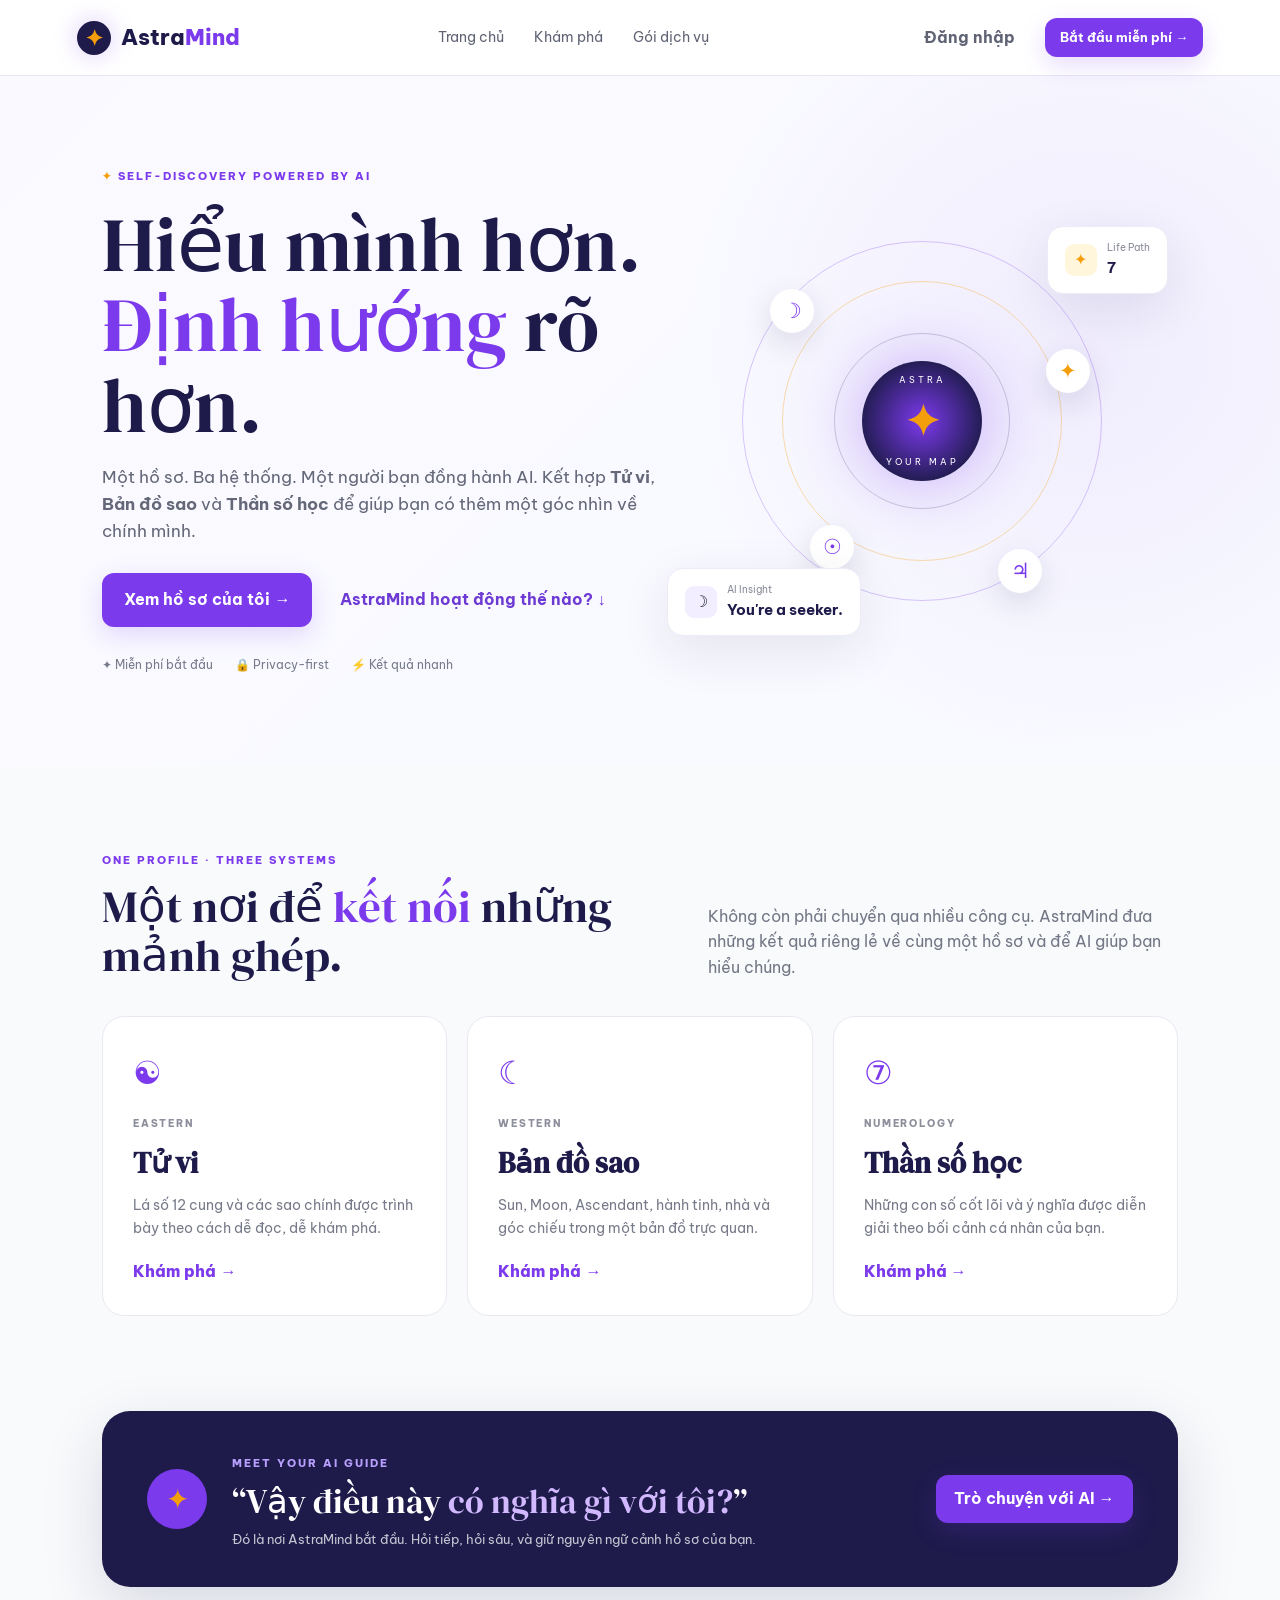
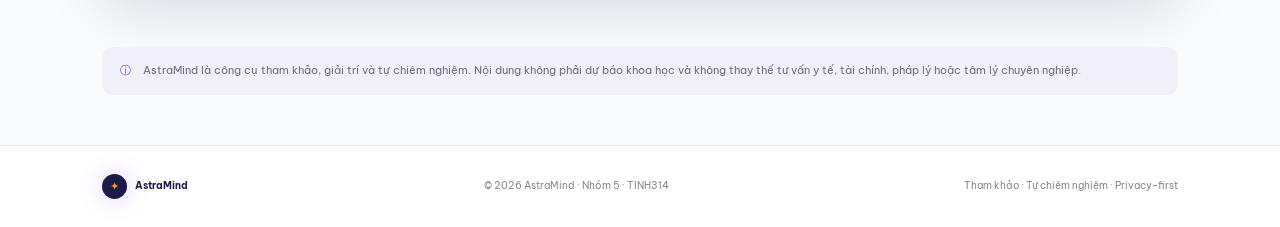
<file: index.html>
<!DOCTYPE html>
<html lang="vi">
<head>
  <meta charset="UTF-8" />
  <meta name="viewport" content="width=device-width, initial-scale=1.0" />
  <meta name="theme-color" content="#1E1B4B" />
  <title>AstraMind — AI Astrology & Numerology Guidance</title>
  <meta name="description" content="AstraMind — một hồ sơ, ba hệ thống, một người bạn đồng hành AI." />
  <link rel="preconnect" href="https://fonts.googleapis.com">
  <link rel="preconnect" href="https://fonts.gstatic.com" crossorigin>
  <link href="https://fonts.googleapis.com/css2?family=Be+Vietnam+Pro:wght@400;500;600;700;800&family=DM+Serif+Display&display=swap" rel="stylesheet">
  <link rel="stylesheet" href="styles.css" />
</head>
<body>
  <div id="toast" class="toast"></div>

  <header class="navbar">
    <a class="brand" href="#home" onclick="showPage('home')">
      <span class="brand-orbit">✦</span>
      <span>Astra<span>Mind</span></span>
    </a>
    <nav class="nav-links">
      <a href="#home" onclick="showPage('home')">Trang chủ</a>
      <a href="#explore" onclick="showPage('dashboard')">Khám phá</a>
      <a href="#pricing" onclick="showPage('pricing')">Gói dịch vụ</a>
    </nav>
    <div class="nav-actions">
      <button class="ghost-btn" onclick="showPage('login')">Đăng nhập</button>
      <button class="primary-btn small" onclick="showPage('birth')">Bắt đầu miễn phí <span>→</span></button>
    </div>
    <button class="mobile-menu" onclick="toggleMenu()">☰</button>
  </header>

  <main>
    <!-- HOME -->
    <section id="page-home" class="page active">
      <div class="hero">
        <div class="stars stars-a"></div>
        <div class="stars stars-b"></div>
        <div class="hero-copy">
          <div class="eyebrow"><span>✦</span> SELF-DISCOVERY POWERED BY AI</div>
          <h1>Hiểu mình hơn.<br><em>Định hướng</em> rõ hơn.</h1>
          <p class="hero-sub">
            Một hồ sơ. Ba hệ thống. Một người bạn đồng hành AI.
            Kết hợp <strong>Tử vi</strong>, <strong>Bản đồ sao</strong> và <strong>Thần số học</strong>
            để giúp bạn có thêm một góc nhìn về chính mình.
          </p>
          <div class="hero-actions">
            <button class="primary-btn large" onclick="showPage('birth')">Xem hồ sơ của tôi <span>→</span></button>
            <button class="text-btn" onclick="document.getElementById('how').scrollIntoView({behavior:'smooth'})">AstraMind hoạt động thế nào? ↓</button>
          </div>
          <div class="trust-row">
            <span>✦ Miễn phí bắt đầu</span>
            <span>🔒 Privacy-first</span>
            <span>⚡ Kết quả nhanh</span>
          </div>
        </div>
        <div class="hero-visual">
          <div class="orbital-system">
            <div class="orbit orbit-1"></div>
            <div class="orbit orbit-2"></div>
            <div class="orbit orbit-3"></div>
            <div class="planet p1">☽</div>
            <div class="planet p2">✦</div>
            <div class="planet p3">☉</div>
            <div class="planet p4">♃</div>
            <div class="orb-core">
              <span>ASTRA</span>
              <strong>✦</strong>
              <small>YOUR MAP</small>
            </div>
          </div>
          <div class="floating-card card-top">
            <span class="mini-icon gold">✦</span>
            <div><small>Life Path</small><strong>7</strong></div>
          </div>
          <div class="floating-card card-bottom">
            <span class="mini-icon violet">☽</span>
            <div><small>AI Insight</small><strong>You're a seeker.</strong></div>
          </div>
        </div>
      </div>

      <div id="how" class="section">
        <div class="section-heading">
          <div>
            <span class="eyebrow">ONE PROFILE · THREE SYSTEMS</span>
            <h2>Một nơi để <em>kết nối</em> những mảnh ghép.</h2>
          </div>
          <p>Không còn phải chuyển qua nhiều công cụ. AstraMind đưa những kết quả riêng lẻ về cùng một hồ sơ và để AI giúp bạn hiểu chúng.</p>
        </div>
        <div class="service-grid">
          <article class="service-card zodiac-card">
            <div class="service-icon">☯</div>
            <div class="service-tag">EASTERN</div>
            <h3>Tử vi</h3>
            <p>Lá số 12 cung và các sao chính được trình bày theo cách dễ đọc, dễ khám phá.</p>
            <button onclick="showPage('tuvI')">Khám phá →</button>
          </article>
          <article class="service-card astro-card">
            <div class="service-icon">☾</div>
            <div class="service-tag">WESTERN</div>
            <h3>Bản đồ sao</h3>
            <p>Sun, Moon, Ascendant, hành tinh, nhà và góc chiếu trong một bản đồ trực quan.</p>
            <button onclick="showPage('astro')">Khám phá →</button>
          </article>
          <article class="service-card number-card">
            <div class="service-icon">⑦</div>
            <div class="service-tag">NUMEROLOGY</div>
            <h3>Thần số học</h3>
            <p>Những con số cốt lõi và ý nghĩa được diễn giải theo bối cảnh cá nhân của bạn.</p>
            <button onclick="showPage('numbers')">Khám phá →</button>
          </article>
        </div>
      </div>

      <div class="ai-banner">
        <div class="ai-banner-orb">✦</div>
        <div>
          <span class="eyebrow">MEET YOUR AI GUIDE</span>
          <h2>“Vậy điều này <em>có nghĩa gì với tôi?</em>”</h2>
          <p>Đó là nơi AstraMind bắt đầu. Hỏi tiếp, hỏi sâu, và giữ nguyên ngữ cảnh hồ sơ của bạn.</p>
        </div>
        <button class="primary-btn" onclick="showPage('chat')">Trò chuyện với AI →</button>
      </div>

      <div class="disclaimer">
        <span>ⓘ</span>
        <p>AstraMind là công cụ tham khảo, giải trí và tự chiêm nghiệm. Nội dung không phải dự báo khoa học và không thay thế tư vấn y tế, tài chính, pháp lý hoặc tâm lý chuyên nghiệp.</p>
      </div>
    </section>

    <!-- BIRTH -->
    <section id="page-birth" class="page">
      <div class="form-page">
        <div class="form-intro">
          <span class="eyebrow">STEP 01 / YOUR PROFILE</span>
          <h1>Bắt đầu với <em>chính bạn.</em></h1>
          <p>Chỉ cần một vài thông tin cơ bản. Bạn có thể chỉnh sửa hoặc xoá dữ liệu bất cứ lúc nào.</p>
          <div class="privacy-note">🔒 Dữ liệu ngày sinh của bạn được sử dụng để tạo hồ sơ cá nhân và không được chia sẻ công khai.</div>
        </div>
        <div class="birth-form-card">
          <div class="step-progress">
            <span class="step-dot active">1</span><i></i><span class="step-dot">2</span><i></i><span class="step-dot">3</span>
          </div>
          <div class="step-panel active" id="step1">
            <label>Họ và tên</label>
            <input id="nameInput" type="text" placeholder="Ví dụ: Phan Nguyễn Vân Nhi" />
            <label>Ngày sinh</label>
            <input id="dateInput" type="date" />
            <button class="primary-btn full" onclick="nextStep(2)">Tiếp tục →</button>
          </div>
          <div class="step-panel" id="step2">
            <label>Giờ sinh <span class="optional">Tuỳ chọn</span></label>
            <input id="timeInput" type="time" />
            <label class="checkbox-row"><input id="unknownTime" type="checkbox" onchange="toggleTime()"> Tôi không rõ giờ sinh</label>
            <div class="field-help">Giờ sinh giúp tăng độ chính xác của Ascendant, nhà và một số yếu tố trong lá số.</div>
            <button class="primary-btn full" onclick="nextStep(3)">Tiếp tục →</button>
          </div>
          <div class="step-panel" id="step3">
            <label>Nơi sinh</label>
            <input id="placeInput" type="text" placeholder="Ví dụ: Hà Nội, Việt Nam" />
            <label>Giới tính <span class="optional">Tuỳ chọn</span></label>
            <div class="gender-grid">
              <button class="gender-btn" onclick="selectGender(this)">Nữ</button>
              <button class="gender-btn" onclick="selectGender(this)">Nam</button>
              <button class="gender-btn" onclick="selectGender(this)">Khác</button>
            </div>
            <button class="primary-btn full" onclick="createProfile()">✦ Tạo hồ sơ AstraMind</button>
          </div>
        </div>
      </div>
    </section>

    <!-- DASHBOARD -->
    <section id="page-dashboard" class="page">
      <div class="dashboard-wrap">
        <div class="dash-header">
          <div>
            <span class="eyebrow">YOUR ASTRA PROFILE</span>
            <h1>Xin chào, <em id="dashName">bạn</em> ✦</h1>
            <p>Đây là bức tranh tổng quan được tạo từ hồ sơ của bạn.</p>
          </div>
          <button class="outline-btn" onclick="showPage('settings')">⚙ Cài đặt</button>
        </div>

        <div class="profile-summary">
          <div class="avatar-orb">✦</div>
          <div class="profile-main">
            <span class="small-label">YOUR CORE ENERGY</span>
            <h2 id="summaryTitle">The Seeker</h2>
            <p>Người tìm kiếm chiều sâu, thích hiểu bản chất vấn đề và thường cần không gian riêng để suy nghĩ.</p>
            <div class="tag-row"><span>Curious</span><span>Intuitive</span><span>Analytical</span></div>
          </div>
          <div class="profile-number"><small>Life Path</small><strong id="lifePath">7</strong><span>Introspection</span></div>
        </div>

        <div class="result-grid">
          <article class="result-card" onclick="showPage('tuvI')">
            <div class="result-head"><span class="result-icon eastern">☯</span><span class="result-label">TỬ VI</span><span class="arrow">↗</span></div>
            <h3>Mệnh &amp; Tài</h3>
            <p>Thiên hướng độc lập, học sâu và phát triển tốt khi có mục tiêu rõ ràng.</p>
            <div class="result-meter"><span style="width:78%"></span></div><small>Khám phá 12 cung →</small>
          </article>
          <article class="result-card" onclick="showPage('astro')">
            <div class="result-head"><span class="result-icon western">☾</span><span class="result-label">BẢN ĐỒ SAO</span><span class="arrow">↗</span></div>
            <h3>Sun ☉ · Moon ☽ · Rising ↑</h3>
            <p>Sun Virgo · Moon Scorpio · Rising Capricorn</p>
            <div class="constellation-line">✦ ── ✦ ── ◉ ── ✦</div><small>Xem bản đồ chi tiết →</small>
          </article>
          <article class="result-card" onclick="showPage('numbers')">
            <div class="result-head"><span class="result-icon number">⑦</span><span class="result-label">THẦN SỐ HỌC</span><span class="arrow">↗</span></div>
            <h3>Life Path 7</h3>
            <p>Chiều sâu · Trí tuệ · Trực giác · Hành trình khám phá bản thân.</p>
            <div class="number-pills"><span>7</span><span>3</span><span>11</span></div><small>Xem các chỉ số →</small>
          </article>
        </div>

        <div class="ai-insight">
          <div class="ai-icon">✦</div>
          <div class="insight-content">
            <span class="eyebrow">ASTRAMIND AI · YOUR FIRST INSIGHT</span>
            <h2>Bạn không cần biết ngay “đáp án”. Bạn cần biết <em>mình phù hợp với câu hỏi nào.</em></h2>
            <p>Ba hệ thống cùng gợi ra một điểm chung: bạn có xu hướng phát triển mạnh khi được tự tìm hiểu, đào sâu và biến kiến thức thành góc nhìn riêng.</p>
            <div class="suggestion-row">
              <button onclick="openChatWith('Tôi phù hợp với hướng nghề nghiệp nào?')">💼 Sự nghiệp</button>
              <button onclick="openChatWith('Tình cảm của tôi có xu hướng như thế nào?')">♡ Tình cảm</button>
              <button onclick="openChatWith('Tôi nên tập trung phát triển điều gì?')">✦ Phát triển bản thân</button>
            </div>
          </div>
        </div>
        <div class="disclaimer compact"><span>ⓘ</span><p>Nội dung chỉ mang tính tham khảo và tự chiêm nghiệm.</p></div>
      </div>
    </section>

    <!-- ASTRO -->
    <section id="page-astro" class="page dark-page">
      <div class="detail-page">
        <button class="back-btn" onclick="showPage('dashboard')">← Tổng quan</button>
        <div class="detail-header"><span class="eyebrow">WESTERN ASTROLOGY</span><h1>Bản đồ <em>sao</em> của bạn</h1><p>Vị trí hành tinh tại thời điểm sinh — bản demo minh hoạ.</p></div>
        <div class="astro-layout">
          <div class="chart-container">
            <div class="chart-ring ring-a"></div><div class="chart-ring ring-b"></div><div class="chart-ring ring-c"></div>
            <div class="chart-cross"></div>
            <div class="chart-zodiac">♈ ♉ ♊ ♋ ♌ ♍ ♎ ♏ ♐ ♑ ♒ ♓</div>
            <div class="chart-center"><small>YOUR</small><strong>NATAL</strong><span>✦</span><small>CHART</small></div>
            <div class="chart-planet cp1">☉</div><div class="chart-planet cp2">☽</div><div class="chart-planet cp3">♀</div><div class="chart-planet cp4">♄</div>
          </div>
          <div class="astro-info">
            <div class="planet-card"><span>☉</span><div><small>SUN · VIRGO</small><strong>Core identity</strong><p>Tập trung, thực tế, thích cải thiện mọi thứ bằng những bước cụ thể.</p></div></div>
            <div class="planet-card"><span>☽</span><div><small>MOON · SCORPIO</small><strong>Emotional world</strong><p>Cảm xúc sâu, trực giác mạnh và cần sự chân thành trong kết nối.</p></div></div>
            <div class="planet-card"><span>↑</span><div><small>RISING · CAPRICORN</small><strong>How others see you</strong><p>Điềm tĩnh, có định hướng và thường tạo cảm giác đáng tin cậy.</p></div></div>
            <button class="primary-btn full" onclick="openChatWith('Hãy giải thích bản đồ sao của tôi theo cách dễ hiểu.')">✦ Hỏi AI về bản đồ sao</button>
          </div>
        </div>
        <div class="ai-mini"><span>✦</span><p><strong>AI cross-reading:</strong> Virgo Sun + Scorpio Moon + Capricorn Rising tạo nên sự kết hợp giữa tính phân tích, chiều sâu và định hướng dài hạn.</p></div>
      </div>
    </section>

    <!-- TU VI -->
    <section id="page-tuvi" class="page">
      <div class="detail-page">
        <button class="back-btn dark" onclick="showPage('dashboard')">← Tổng quan</button>
        <div class="detail-header"><span class="eyebrow">EASTERN ASTROLOGY</span><h1>Lá số <em>Tử vi</em></h1><p>Bản demo giao diện 12 cung — engine an sao thật sẽ tích hợp ở backend.</p></div>
        <div class="tuvi-board">
          <div class="tuvi-center"><span>ASTRAMIND</span><strong>✦</strong><small>HỒ SƠ CÁ NHÂN</small></div>
          <div class="palace p-tai"><b>TÀI BẠCH</b><span>☉ Tử Vi</span><small>Khả năng quản lý nguồn lực</small></div>
          <div class="palace p-quan"><b>QUAN LỘC</b><span>✦ Thiên Phủ</span><small>Sự nghiệp &amp; định hướng</small></div>
          <div class="palace p-phuc"><b>PHÚC ĐỨC</b><span>☽ Thái Âm</span><small>Nội tâm &amp; nền tảng</small></div>
          <div class="palace p-phu"><b>PHỤ MẪU</b><span>♄ Thiên Cơ</span><small>Gia đình &amp; ảnh hưởng</small></div>
          <div class="palace p-dien"><b>ĐIỀN TRẠCH</b><span>✦ Vũ Khúc</span><small>Môi trường sống</small></div>
          <div class="palace p-no"><b>NÔ BỘC</b><span>☾ Thiên Đồng</span><small>Quan hệ xã hội</small></div>
          <div class="palace p-phu-the"><b>PHU THÊ</b><span>♀ Thái Dương</span><small>Kết nối tình cảm</small></div>
          <div class="palace p-tu"><b>TỬ TỨC</b><span>✦ Liêm Trinh</span><small>Sáng tạo &amp; thế hệ sau</small></div>
          <div class="palace p-menh"><b>MỆNH</b><span>☯ Thiên Tướng</span><small>Bản chất &amp; khí chất</small></div>
          <div class="palace p-huynh"><b>HUYNH ĐỆ</b><span>☽ Tham Lang</span><small>Đồng hành &amp; cạnh tranh</small></div>
          <div class="palace p-tat"><b>TẬT ÁCH</b><span>✦ Cự Môn</span><small>Thói quen &amp; cân bằng</small></div>
        </div>
        <div class="explain-card"><div class="ai-icon">✦</div><div><span class="eyebrow">AI EXPLANATION</span><h3>Điểm đáng chú ý</h3><p>Lá số cho thấy thiên hướng cân bằng giữa trách nhiệm và nhu cầu tự chủ. Khi có một mục tiêu đủ ý nghĩa, bạn thường có khả năng kiên trì đào sâu thay vì chỉ tìm giải pháp nhanh.</p></div></div>
      </div>
    </section>

    <!-- NUMBERS -->
    <section id="page-numbers" class="page">
      <div class="detail-page">
        <button class="back-btn dark" onclick="showPage('dashboard')">← Tổng quan</button>
        <div class="detail-header"><span class="eyebrow">NUMEROLOGY</span><h1>Những con số <em>cốt lõi</em></h1><p>Các chỉ số được trình bày như công cụ tự chiêm nghiệm.</p></div>
        <div class="numbers-hero"><div class="big-number">7</div><div><span class="eyebrow">LIFE PATH</span><h2>The Seeker</h2><p>Con đường của khám phá, chiều sâu và tri thức.</p></div></div>
        <div class="number-grid">
          <article><span class="num">7</span><small>ĐƯỜNG ĐỜI</small><h3>Người tìm kiếm</h3><p>Thích đào sâu, quan sát và tìm ý nghĩa phía sau sự việc.</p><div class="strength">✦ Điểm mạnh: Phân tích</div></article>
          <article><span class="num">3</span><small>SỨ MỆNH</small><h3>Người biểu đạt</h3><p>Có khả năng truyền tải ý tưởng khi tìm được cách diễn đạt phù hợp.</p><div class="strength">✦ Điểm mạnh: Sáng tạo</div></article>
          <article><span class="num">11</span><small>LINH HỒN</small><h3>Trực giác</h3><p>Nhạy với bối cảnh và thường có nhiều tầng suy nghĩ bên trong.</p><div class="strength">✦ Điểm mạnh: Cảm nhận</div></article>
          <article><span class="num">5</span><small>NHÂN CÁCH</small><h3>Linh hoạt</h3><p>Thích trải nghiệm, thay đổi góc nhìn và học từ thực tế.</p><div class="strength">✦ Điểm mạnh: Thích nghi</div></article>
        </div>
        <button class="primary-btn center-btn" onclick="openChatWith('Ba hệ thống đang nói gì giống nhau về tôi?')">✦ Để AI đối chiếu cả 3 hệ thống</button>
      </div>
    </section>

    <!-- CHAT -->
    <section id="page-chat" class="page chat-page">
      <div class="chat-shell">
        <aside class="chat-sidebar">
          <button class="back-btn dark" onclick="showPage('dashboard')">← Hồ sơ</button>
          <div class="chat-profile"><div class="avatar-orb small">✦</div><div><small>PROFILE</small><strong id="chatProfileName">Your Astra Profile</strong></div></div>
          <div class="chat-history"><small>HISTORY</small><button>✦ First insight</button><button>Career direction</button><button>Self-development</button></div>
          <div class="chat-disclaimer">ⓘ AI trả lời dựa trên dữ liệu hồ sơ đã tính và chỉ mang tính tham khảo.</div>
        </aside>
        <div class="chat-main">
          <div class="chat-top"><div><span class="eyebrow">ASTRAMIND AI GUIDE</span><h2>Hỏi mình bất cứ điều gì.</h2></div><span class="online">● Online</span></div>
          <div class="messages" id="messages">
            <div class="message ai"><div class="msg-avatar">✦</div><div><p>Chào bạn ✦ Mình đã đọc qua hồ sơ AstraMind của bạn. Bạn muốn bắt đầu từ <strong>sự nghiệp, tình cảm</strong> hay <strong>phát triển bản thân</strong>?</p><small>AI Guide · vừa xong</small></div></div>
          </div>
          <div class="suggestions">
            <button onclick="sendSuggestion('Tôi phù hợp với hướng nghề nghiệp nào?')">💼 Hướng nghề nghiệp</button>
            <button onclick="sendSuggestion('Điểm mạnh lớn nhất của tôi là gì?')">✦ Điểm mạnh</button>
            <button onclick="sendSuggestion('Tôi nên cải thiện điều gì?')">↗ Cải thiện bản thân</button>
          </div>
          <div class="chat-input"><input id="chatInput" placeholder="Viết câu hỏi của bạn..." onkeydown="if(event.key==='Enter') sendChat()"><button onclick="sendChat()">↑</button></div>
          <p class="chat-footnote">AstraMind không đưa ra dự đoán chắc chắn về sức khoẻ, tài chính, pháp lý hoặc các vấn đề nhạy cảm.</p>
        </div>
      </div>
    </section>

    <!-- PRICING -->
    <section id="page-pricing" class="page">
      <div class="pricing-page">
        <div class="detail-header center"><span class="eyebrow">SIMPLE &amp; TRANSPARENT</span><h1>Chọn mức độ <em>khám phá.</em></h1><p>Bắt đầu miễn phí. Nâng cấp khi bạn cần nhiều chiều sâu hơn.</p></div>
        <div class="pricing-grid">
          <article class="price-card"><span class="plan">FREE</span><h2>0đ</h2><p>Cho những lần khám phá đầu tiên.</p><ul><li>✓ Hồ sơ cá nhân</li><li>✓ 3 hệ thống cơ bản</li><li>✓ AI giới hạn mỗi ngày</li><li>✓ Lưu kết quả</li></ul><button class="outline-btn full" onclick="showPage('birth')">Bắt đầu miễn phí</button></article>
          <article class="price-card featured"><div class="popular">PHỔ BIẾN</div><span class="plan">PLUS</span><h2>99K <small>/ tháng</small></h2><p>Cho người muốn khám phá thường xuyên.</p><ul><li>✓ Tăng giới hạn AI</li><li>✓ Lịch sử chat dài hạn</li><li>✓ Báo cáo PDF</li><li>✓ Nhắc lịch theo chu kỳ</li></ul><button class="primary-btn full" onclick="showToast('Demo: thanh toán sẽ được tích hợp ở giai đoạn thương mại hoá.')">Chọn Plus</button></article>
          <article class="price-card"><span class="plan gold-text">PREMIUM</span><h2>199K <small>/ tháng</small></h2><p>Cho trải nghiệm cá nhân hoá sâu hơn.</p><ul><li>✓ Không giới hạn AI hợp lý</li><li>✓ Nhiều hồ sơ</li><li>✓ Báo cáo chuyên sâu</li><li>✓ So hợp hai người</li></ul><button class="outline-btn full" onclick="showToast('Demo: gói Premium sẽ mở trong roadmap.')">Chọn Premium</button></article>
        </div>
        <div class="credit-card"><span>✦</span><div><strong>Chỉ cần hỏi thêm?</strong><p>Mua credit AI lẻ mà không cần đăng ký gói dài hạn.</p></div><button class="text-btn" onclick="showToast('Demo: credit AI chưa kết nối thanh toán.')">Xem credit →</button></div>
      </div>
    </section>

    <!-- SETTINGS -->
    <section id="page-settings" class="page">
      <div class="settings-page">
        <button class="back-btn dark" onclick="showPage('dashboard')">← Tổng quan</button>
        <div class="detail-header"><span class="eyebrow">PRIVACY CENTER</span><h1>Cài đặt &amp; <em>quyền riêng tư</em></h1><p>Bạn luôn kiểm soát dữ liệu của mình.</p></div>
        <div class="settings-list">
          <div class="setting-item"><div><strong>Hồ sơ cá nhân</strong><p>Ngày sinh, giờ sinh, nơi sinh và thông tin hồ sơ.</p></div><button class="outline-btn" onclick="showPage('birth')">Chỉnh sửa</button></div>
          <div class="setting-item"><div><strong>Cho phép dùng dữ liệu để cải thiện sản phẩm</strong><p>Chỉ bật khi bạn đồng ý. Bạn có thể thay đổi lựa chọn bất cứ lúc nào.</p></div><label class="switch"><input type="checkbox"><span></span></label></div>
          <div class="setting-item"><div><strong>Xuất dữ liệu</strong><p>Tải bản sao hồ sơ và lịch sử của bạn.</p></div><button class="outline-btn" onclick="downloadDemo()">Xuất dữ liệu</button></div>
          <div class="setting-item danger"><div><strong>Xoá toàn bộ dữ liệu</strong><p>Hành động này không thể hoàn tác.</p></div><button class="danger-btn" onclick="confirmDelete()">Xoá dữ liệu</button></div>
        </div>
        <div class="privacy-points"><span>🔒 HTTPS/TLS</span><span>🛡 Thu thập tối thiểu</span><span>🚫 Không bán dữ liệu</span><span>✓ Quyền xoá dữ liệu</span></div>
      </div>
    </section>

    <!-- LOGIN -->
    <section id="page-login" class="page">
      <div class="login-page"><div class="login-orb">✦</div><span class="eyebrow">WELCOME BACK</span><h1>Trở lại với <em>AstraMind.</em></h1><p>Tiếp tục hành trình khám phá bản thân.</p><input type="email" placeholder="Email"><input type="password" placeholder="Mật khẩu"><button class="primary-btn full" onclick="showPage('dashboard')">Đăng nhập →</button><div class="or">hoặc</div><button class="social-btn" onclick="showToast('Demo: Google login sẽ được tích hợp với Supabase Auth.')">G  Tiếp tục với Google</button><p class="switch-auth">Chưa có tài khoản? <button onclick="showPage('birth')">Tạo miễn phí</button></p></div>
    </section>
  </main>

  <footer>
    <div class="footer-brand"><span class="brand-orbit">✦</span><strong>AstraMind</strong></div>
    <p>© 2026 AstraMind · Nhóm 5 · TINH314</p>
    <span>Tham khảo · Tự chiêm nghiệm · Privacy-first</span>
  </footer>

  <script src="script.js"></script>
</body>
</html>
</file>
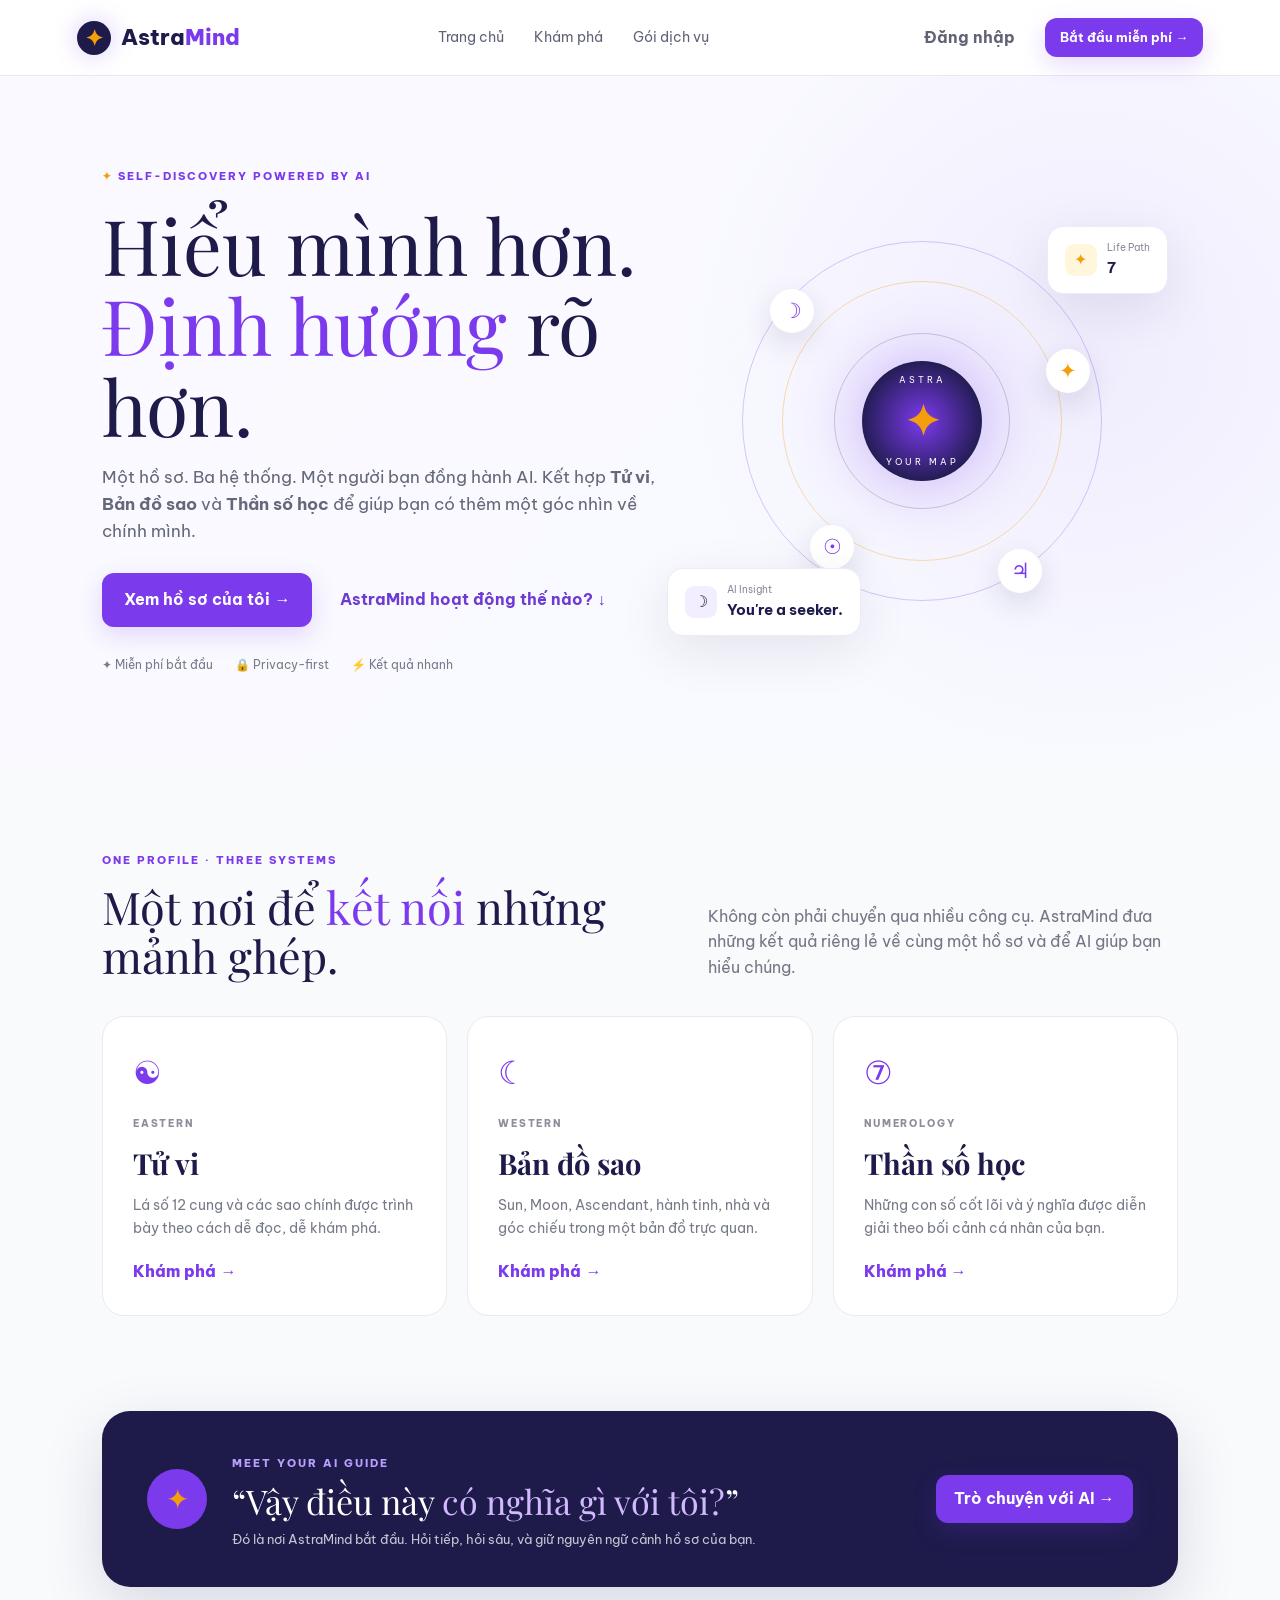
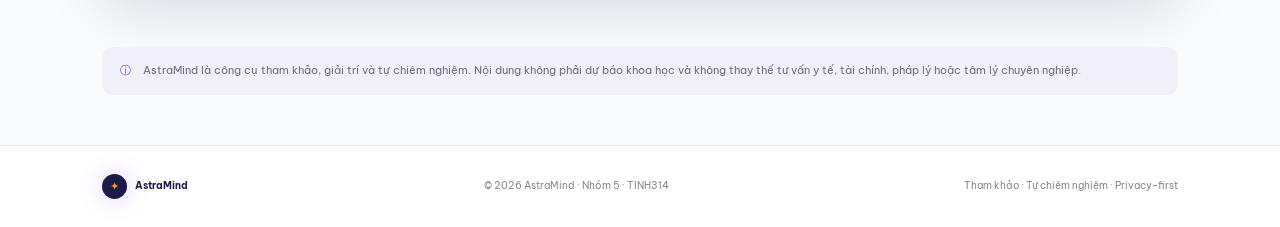
<file: public/index.html>
<!DOCTYPE html>
<html lang="vi">
<head>
  <meta charset="UTF-8" />
  <meta name="viewport" content="width=device-width, initial-scale=1.0" />
  <meta name="theme-color" content="#1E1B4B" />
  <title>AstraMind — AI Astrology & Numerology Guidance</title>
  <meta name="description" content="AstraMind — một hồ sơ, ba hệ thống, một người bạn đồng hành AI." />
  <link rel="preconnect" href="https://fonts.googleapis.com">
  <link rel="preconnect" href="https://fonts.gstatic.com" crossorigin>
  <link href="https://fonts.googleapis.com/css2?family=Be+Vietnam+Pro:wght@400;500;600;700;800&family=Playfair+Display:ital,wght@0,400..800;1,400..800&subset=vietnamese&display=swap" rel="stylesheet">
  <link rel="stylesheet" href="styles.css" />
</head>
<body>
  <div id="toast" class="toast"></div>

  <header class="navbar">
    <a class="brand" href="#home" onclick="showPage('home')">
      <span class="brand-orbit">✦</span>
      <span>Astra<span>Mind</span></span>
    </a>
    <nav class="nav-links">
      <a href="#home" onclick="showPage('home')">Trang chủ</a>
      <a href="#explore" onclick="showPage('dashboard')">Khám phá</a>
      <a href="#pricing" onclick="showPage('pricing')">Gói dịch vụ</a>
    </nav>
    <div class="nav-actions">
      <button id="navAuthBtn" class="ghost-btn" onclick="handleNavAuth()">Đăng nhập</button>
      <button class="primary-btn small" onclick="showPage('birth')">Bắt đầu miễn phí <span>→</span></button>
    </div>
    <button class="mobile-menu" onclick="toggleMenu()">☰</button>
  </header>

  <main>
    <!-- HOME -->
    <section id="page-home" class="page active">
      <div class="hero">
        <div class="stars stars-a"></div>
        <div class="stars stars-b"></div>
        <div class="hero-copy">
          <div class="eyebrow"><span>✦</span> SELF-DISCOVERY POWERED BY AI</div>
          <h1>Hiểu mình hơn.<br><em>Định hướng</em> rõ hơn.</h1>
          <p class="hero-sub">
            Một hồ sơ. Ba hệ thống. Một người bạn đồng hành AI.
            Kết hợp <strong>Tử vi</strong>, <strong>Bản đồ sao</strong> và <strong>Thần số học</strong>
            để giúp bạn có thêm một góc nhìn về chính mình.
          </p>
          <div class="hero-actions">
            <button class="primary-btn large" onclick="showPage('birth')">Xem hồ sơ của tôi <span>→</span></button>
            <button class="text-btn" onclick="document.getElementById('how').scrollIntoView({behavior:'smooth'})">AstraMind hoạt động thế nào? ↓</button>
          </div>
          <div class="trust-row">
            <span>✦ Miễn phí bắt đầu</span>
            <span>🔒 Privacy-first</span>
            <span>⚡ Kết quả nhanh</span>
          </div>
        </div>
        <div class="hero-visual">
          <div class="orbital-system">
            <div class="orbit orbit-1"></div>
            <div class="orbit orbit-2"></div>
            <div class="orbit orbit-3"></div>
            <div class="planet p1">☽</div>
            <div class="planet p2">✦</div>
            <div class="planet p3">☉</div>
            <div class="planet p4">♃</div>
            <div class="orb-core">
              <span>ASTRA</span>
              <strong>✦</strong>
              <small>YOUR MAP</small>
            </div>
          </div>
          <div class="floating-card card-top">
            <span class="mini-icon gold">✦</span>
            <div><small>Life Path</small><strong>7</strong></div>
          </div>
          <div class="floating-card card-bottom">
            <span class="mini-icon violet">☽</span>
            <div><small>AI Insight</small><strong>You're a seeker.</strong></div>
          </div>
        </div>
      </div>

      <div id="how" class="section">
        <div class="section-heading">
          <div>
            <span class="eyebrow">ONE PROFILE · THREE SYSTEMS</span>
            <h2>Một nơi để <em>kết nối</em> những mảnh ghép.</h2>
          </div>
          <p>Không còn phải chuyển qua nhiều công cụ. AstraMind đưa những kết quả riêng lẻ về cùng một hồ sơ và để AI giúp bạn hiểu chúng.</p>
        </div>
        <div class="service-grid">
          <article class="service-card zodiac-card">
            <div class="service-icon">☯</div>
            <div class="service-tag">EASTERN</div>
            <h3>Tử vi</h3>
            <p>Lá số 12 cung và các sao chính được trình bày theo cách dễ đọc, dễ khám phá.</p>
            <button onclick="showPage('tuvi')">Khám phá →</button>
          </article>
          <article class="service-card astro-card">
            <div class="service-icon">☾</div>
            <div class="service-tag">WESTERN</div>
            <h3>Bản đồ sao</h3>
            <p>Sun, Moon, Ascendant, hành tinh, nhà và góc chiếu trong một bản đồ trực quan.</p>
            <button onclick="showPage('astro')">Khám phá →</button>
          </article>
          <article class="service-card number-card">
            <div class="service-icon">⑦</div>
            <div class="service-tag">NUMEROLOGY</div>
            <h3>Thần số học</h3>
            <p>Những con số cốt lõi và ý nghĩa được diễn giải theo bối cảnh cá nhân của bạn.</p>
            <button onclick="showPage('numbers')">Khám phá →</button>
          </article>
        </div>
      </div>

      <div class="ai-banner">
        <div class="ai-banner-orb">✦</div>
        <div>
          <span class="eyebrow">MEET YOUR AI GUIDE</span>
          <h2>“Vậy điều này <em>có nghĩa gì với tôi?</em>”</h2>
          <p>Đó là nơi AstraMind bắt đầu. Hỏi tiếp, hỏi sâu, và giữ nguyên ngữ cảnh hồ sơ của bạn.</p>
        </div>
        <button class="primary-btn" onclick="showPage('chat')">Trò chuyện với AI →</button>
      </div>

      <div class="disclaimer">
        <span>ⓘ</span>
        <p>AstraMind là công cụ tham khảo, giải trí và tự chiêm nghiệm. Nội dung không phải dự báo khoa học và không thay thế tư vấn y tế, tài chính, pháp lý hoặc tâm lý chuyên nghiệp.</p>
      </div>
    </section>

    <!-- BIRTH -->
    <section id="page-birth" class="page">
      <div class="form-page">
        <div class="form-intro">
          <span class="eyebrow">STEP 01 / YOUR PROFILE</span>
          <h1>Bắt đầu với <em>chính bạn.</em></h1>
          <p>Chỉ cần một vài thông tin cơ bản. Bạn có thể chỉnh sửa hoặc xoá dữ liệu bất cứ lúc nào.</p>
          <div class="privacy-note">🔒 Dữ liệu ngày sinh của bạn được sử dụng để tạo hồ sơ cá nhân và không được chia sẻ công khai.</div>
        </div>
        <div class="birth-form-card">
          <div class="step-progress">
            <span class="step-dot active">1</span><i></i><span class="step-dot">2</span><i></i><span class="step-dot">3</span>
          </div>
          <div class="step-panel active" id="step1">
            <label>Họ và tên</label>
            <input id="nameInput" type="text" placeholder="Ví dụ: Phan Nguyễn Vân Nhi" />
            <label>Ngày sinh</label>
            <input id="dateInput" type="date" />
            <button class="primary-btn full" onclick="nextStep(2)">Tiếp tục →</button>
          </div>
          <div class="step-panel" id="step2">
            <label>Giờ sinh <span class="optional">Tuỳ chọn</span></label>
            <input id="timeInput" type="time" />
            <label class="checkbox-row"><input id="unknownTime" type="checkbox" onchange="toggleTime()"> Tôi không rõ giờ sinh</label>
            <div class="field-help">Giờ sinh giúp tăng độ chính xác của Ascendant, nhà và một số yếu tố trong lá số.</div>
            <button class="primary-btn full" onclick="nextStep(3)">Tiếp tục →</button>
          </div>
          <div class="step-panel" id="step3">
            <label>Nơi sinh</label>
            <input id="placeInput" type="text" placeholder="Ví dụ: Hà Nội, Việt Nam" />
            <label>Giới tính <span class="optional">Tuỳ chọn</span></label>
            <div class="gender-grid">
              <button class="gender-btn" onclick="selectGender(this)">Nữ</button>
              <button class="gender-btn" onclick="selectGender(this)">Nam</button>
              <button class="gender-btn" onclick="selectGender(this)">Khác</button>
            </div>
            <button class="primary-btn full" onclick="createProfile()">✦ Tạo hồ sơ AstraMind</button>
          </div>
        </div>
      </div>
    </section>

    <!-- DASHBOARD -->
    <section id="page-dashboard" class="page">
      <div class="dashboard-wrap">
        <div class="dash-header">
          <div>
            <span class="eyebrow">YOUR ASTRA PROFILE</span>
            <h1>Xin chào, <em id="dashName">bạn</em> ✦</h1>
            <p>Đây là bức tranh tổng quan được tạo từ hồ sơ của bạn.</p>
            <p id="dashMeta" class="field-help"></p>
          </div>
          <button class="outline-btn" onclick="showPage('settings')">⚙ Cài đặt</button>
        </div>

        <div class="profile-summary">
          <div class="avatar-orb">✦</div>
          <div class="profile-main">
            <span class="small-label">YOUR CORE ENERGY</span>
            <h2 id="summaryTitle">The Seeker</h2>
            <p>Người tìm kiếm chiều sâu, thích hiểu bản chất vấn đề và thường cần không gian riêng để suy nghĩ.</p>
            <div class="tag-row"><span>Curious</span><span>Intuitive</span><span>Analytical</span></div>
          </div>
          <div class="profile-number"><small>Life Path</small><strong id="lifePath">7</strong><span>Introspection</span></div>
        </div>

        <div class="result-grid">
          <article class="result-card" onclick="showPage('tuvi')">
            <div class="result-head"><span class="result-icon eastern">☯</span><span class="result-label">TỬ VI</span><span class="arrow">↗</span></div>
            <h3>Mệnh &amp; Tài</h3>
            <p>Thiên hướng độc lập, học sâu và phát triển tốt khi có mục tiêu rõ ràng.</p>
            <div class="result-meter"><span style="width:78%"></span></div><small>Khám phá 12 cung →</small>
          </article>
          <article class="result-card" onclick="showPage('astro')">
            <div class="result-head"><span class="result-icon western">☾</span><span class="result-label">BẢN ĐỒ SAO</span><span class="arrow">↗</span></div>
            <h3>Sun ☉ · Moon ☽ · Rising ↑</h3>
            <p>Sun Virgo · Moon Scorpio · Rising Capricorn</p>
            <div class="constellation-line">✦ ── ✦ ── ◉ ── ✦</div><small>Xem bản đồ chi tiết →</small>
          </article>
          <article class="result-card" onclick="showPage('numbers')">
            <div class="result-head"><span class="result-icon number">⑦</span><span class="result-label">THẦN SỐ HỌC</span><span class="arrow">↗</span></div>
            <h3>Life Path 7</h3>
            <p>Chiều sâu · Trí tuệ · Trực giác · Hành trình khám phá bản thân.</p>
            <div class="number-pills"><span>7</span><span>3</span><span>11</span></div><small>Xem các chỉ số →</small>
          </article>
        </div>

        <div class="ai-insight">
          <div class="ai-icon">✦</div>
          <div class="insight-content">
            <span class="eyebrow">ASTRAMIND AI · YOUR FIRST INSIGHT</span>
            <h2>Bạn không cần biết ngay “đáp án”. Bạn cần biết <em>mình phù hợp với câu hỏi nào.</em></h2>
            <p>Ba hệ thống cùng gợi ra một điểm chung: bạn có xu hướng phát triển mạnh khi được tự tìm hiểu, đào sâu và biến kiến thức thành góc nhìn riêng.</p>
            <div class="suggestion-row">
              <button onclick="openChatWith('Tôi phù hợp với hướng nghề nghiệp nào?')">💼 Sự nghiệp</button>
              <button onclick="openChatWith('Tình cảm của tôi có xu hướng như thế nào?')">♡ Tình cảm</button>
              <button onclick="openChatWith('Tôi nên tập trung phát triển điều gì?')">✦ Phát triển bản thân</button>
            </div>
          </div>
        </div>
        <div class="disclaimer compact"><span>ⓘ</span><p>Nội dung chỉ mang tính tham khảo và tự chiêm nghiệm.</p></div>
      </div>
    </section>

    <!-- ASTRO -->
    <section id="page-astro" class="page dark-page">
      <div class="detail-page">
        <button class="back-btn" onclick="showPage('dashboard')">← Tổng quan</button>
        <div class="detail-header"><span class="eyebrow">WESTERN ASTROLOGY</span><h1>Bản đồ <em>sao</em> của bạn</h1><p>Vị trí hành tinh tại thời điểm sinh — bản demo minh hoạ.</p></div>
        <div class="astro-layout">
          <div class="chart-container">
            <div class="chart-ring ring-a"></div><div class="chart-ring ring-b"></div><div class="chart-ring ring-c"></div>
            <div class="chart-cross"></div>
            <div class="chart-zodiac">♈ ♉ ♊ ♋ ♌ ♍ ♎ ♏ ♐ ♑ ♒ ♓</div>
            <div class="chart-center"><small>YOUR</small><strong>NATAL</strong><span>✦</span><small>CHART</small></div>
            <div class="chart-planet cp1">☉</div><div class="chart-planet cp2">☽</div><div class="chart-planet cp3">♀</div><div class="chart-planet cp4">♄</div>
          </div>
          <div class="astro-info">
            <div class="planet-card"><span>☉</span><div><small>SUN · VIRGO</small><strong>Core identity</strong><p>Tập trung, thực tế, thích cải thiện mọi thứ bằng những bước cụ thể.</p></div></div>
            <div class="planet-card"><span>☽</span><div><small>MOON · SCORPIO</small><strong>Emotional world</strong><p>Cảm xúc sâu, trực giác mạnh và cần sự chân thành trong kết nối.</p></div></div>
            <div class="planet-card"><span>↑</span><div><small>RISING · CAPRICORN</small><strong>How others see you</strong><p>Điềm tĩnh, có định hướng và thường tạo cảm giác đáng tin cậy.</p></div></div>
            <button class="primary-btn full" onclick="openChatWith('Hãy giải thích bản đồ sao của tôi theo cách dễ hiểu.')">✦ Hỏi AI về bản đồ sao</button>
          </div>
        </div>
        <div class="ai-mini"><span>✦</span><p><strong>AI cross-reading:</strong> Virgo Sun + Scorpio Moon + Capricorn Rising tạo nên sự kết hợp giữa tính phân tích, chiều sâu và định hướng dài hạn.</p></div>
      </div>
    </section>

    <!-- TU VI -->
    <section id="page-tuvi" class="page">
      <div class="detail-page">
        <button class="back-btn dark" onclick="showPage('dashboard')">← Tổng quan</button>
        <div class="detail-header"><span class="eyebrow">EASTERN ASTROLOGY</span><h1>Lá số <em>Tử vi</em></h1><p>Bản demo giao diện 12 cung — engine an sao thật sẽ tích hợp ở backend.</p></div>
        <div class="tuvi-board">
          <div class="tuvi-center"><span>ASTRAMIND</span><strong>✦</strong><small id="tuviName">HỒ SƠ CÁ NHÂN</small></div>
          <div class="palace p-tai"><b>TÀI BẠCH</b><span>☉ Tử Vi</span><small>Khả năng quản lý nguồn lực</small></div>
          <div class="palace p-quan"><b>QUAN LỘC</b><span>✦ Thiên Phủ</span><small>Sự nghiệp &amp; định hướng</small></div>
          <div class="palace p-phuc"><b>PHÚC ĐỨC</b><span>☽ Thái Âm</span><small>Nội tâm &amp; nền tảng</small></div>
          <div class="palace p-phu"><b>PHỤ MẪU</b><span>♄ Thiên Cơ</span><small>Gia đình &amp; ảnh hưởng</small></div>
          <div class="palace p-dien"><b>ĐIỀN TRẠCH</b><span>✦ Vũ Khúc</span><small>Môi trường sống</small></div>
          <div class="palace p-no"><b>NÔ BỘC</b><span>☾ Thiên Đồng</span><small>Quan hệ xã hội</small></div>
          <div class="palace p-phu-the"><b>PHU THÊ</b><span>♀ Thái Dương</span><small>Kết nối tình cảm</small></div>
          <div class="palace p-tu"><b>TỬ TỨC</b><span>✦ Liêm Trinh</span><small>Sáng tạo &amp; thế hệ sau</small></div>
          <div class="palace p-menh"><b>MỆNH</b><span>☯ Thiên Tướng</span><small>Bản chất &amp; khí chất</small></div>
          <div class="palace p-huynh"><b>HUYNH ĐỆ</b><span>☽ Tham Lang</span><small>Đồng hành &amp; cạnh tranh</small></div>
          <div class="palace p-tat"><b>TẬT ÁCH</b><span>✦ Cự Môn</span><small>Thói quen &amp; cân bằng</small></div>
        </div>
        <div class="explain-card"><div class="ai-icon">✦</div><div><span class="eyebrow">AI EXPLANATION</span><h3>Điểm đáng chú ý</h3><p>Lá số cho thấy thiên hướng cân bằng giữa trách nhiệm và nhu cầu tự chủ. Khi có một mục tiêu đủ ý nghĩa, bạn thường có khả năng kiên trì đào sâu thay vì chỉ tìm giải pháp nhanh.</p></div></div>
      </div>
    </section>

    <!-- NUMBERS -->
    <section id="page-numbers" class="page">
      <div class="detail-page">
        <button class="back-btn dark" onclick="showPage('dashboard')">← Tổng quan</button>
        <div class="detail-header"><span class="eyebrow">NUMEROLOGY</span><h1>Những con số <em>cốt lõi</em></h1><p>Các chỉ số được trình bày như công cụ tự chiêm nghiệm.</p></div>
        <div class="numbers-hero"><div class="big-number">7</div><div><span class="eyebrow">LIFE PATH</span><h2>The Seeker</h2><p>Con đường của khám phá, chiều sâu và tri thức.</p></div></div>
        <div class="number-grid">
          <article><span class="num">7</span><small>ĐƯỜNG ĐỜI</small><h3>Người tìm kiếm</h3><p>Thích đào sâu, quan sát và tìm ý nghĩa phía sau sự việc.</p><div class="strength">✦ Điểm mạnh: Phân tích</div></article>
          <article><span class="num">3</span><small>SỨ MỆNH</small><h3>Người biểu đạt</h3><p>Có khả năng truyền tải ý tưởng khi tìm được cách diễn đạt phù hợp.</p><div class="strength">✦ Điểm mạnh: Sáng tạo</div></article>
          <article><span class="num">11</span><small>LINH HỒN</small><h3>Trực giác</h3><p>Nhạy với bối cảnh và thường có nhiều tầng suy nghĩ bên trong.</p><div class="strength">✦ Điểm mạnh: Cảm nhận</div></article>
          <article><span class="num">5</span><small>NHÂN CÁCH</small><h3>Linh hoạt</h3><p>Thích trải nghiệm, thay đổi góc nhìn và học từ thực tế.</p><div class="strength">✦ Điểm mạnh: Thích nghi</div></article>
        </div>
        <button class="primary-btn center-btn" onclick="openChatWith('Ba hệ thống đang nói gì giống nhau về tôi?')">✦ Để AI đối chiếu cả 3 hệ thống</button>
      </div>
    </section>

    <!-- CHAT -->
    <section id="page-chat" class="page chat-page">
      <div class="chat-shell">
        <aside class="chat-sidebar">
          <button class="back-btn dark" onclick="showPage('dashboard')">← Hồ sơ</button>
          <div class="chat-profile"><div class="avatar-orb small">✦</div><div><small>PROFILE</small><strong id="chatProfileName">Your Astra Profile</strong></div></div>
          <div class="chat-history"><small>HISTORY</small><button>✦ First insight</button><button>Career direction</button><button>Self-development</button></div>
          <div class="chat-disclaimer">ⓘ AI trả lời dựa trên dữ liệu hồ sơ đã tính và chỉ mang tính tham khảo.</div>
        </aside>
        <div class="chat-main">
          <div class="chat-top"><div><span class="eyebrow">ASTRAMIND AI GUIDE</span><h2>Hỏi mình bất cứ điều gì.</h2></div><span class="online">● Online</span></div>
          <div class="messages" id="messages">
            <div class="message ai"><div class="msg-avatar">✦</div><div><p>Chào bạn ✦ Mình đã đọc qua hồ sơ AstraMind của bạn. Bạn muốn bắt đầu từ <strong>sự nghiệp, tình cảm</strong> hay <strong>phát triển bản thân</strong>?</p><small>AI Guide · vừa xong</small></div></div>
          </div>
          <div class="suggestions">
            <button onclick="sendSuggestion('Tôi phù hợp với hướng nghề nghiệp nào?')">💼 Hướng nghề nghiệp</button>
            <button onclick="sendSuggestion('Điểm mạnh lớn nhất của tôi là gì?')">✦ Điểm mạnh</button>
            <button onclick="sendSuggestion('Tôi nên cải thiện điều gì?')">↗ Cải thiện bản thân</button>
          </div>
          <div class="chat-input"><input id="chatInput" placeholder="Viết câu hỏi của bạn..." onkeydown="if(event.key==='Enter') sendChat()"><button onclick="sendChat()">↑</button></div>
          <p class="chat-footnote">AstraMind không đưa ra dự đoán chắc chắn về sức khoẻ, tài chính, pháp lý hoặc các vấn đề nhạy cảm.</p>
        </div>
      </div>
    </section>

    <!-- PRICING -->
    <section id="page-pricing" class="page">
      <div class="pricing-page">
        <div class="detail-header center"><span class="eyebrow">SIMPLE &amp; TRANSPARENT</span><h1>Chọn mức độ <em>khám phá.</em></h1><p>Bắt đầu miễn phí. Nâng cấp khi bạn cần nhiều chiều sâu hơn.</p></div>
        <div class="pricing-grid">
          <article class="price-card"><span class="plan">FREE</span><h2>0đ</h2><p>Cho những lần khám phá đầu tiên.</p><ul><li>✓ Hồ sơ cá nhân</li><li>✓ 3 hệ thống cơ bản</li><li>✓ AI giới hạn mỗi ngày</li><li>✓ Lưu kết quả</li></ul><button class="outline-btn full" onclick="showPage('birth')">Bắt đầu miễn phí</button></article>
          <article class="price-card featured"><div class="popular">PHỔ BIẾN</div><span class="plan">PLUS</span><h2>99K <small>/ tháng</small></h2><p>Cho người muốn khám phá thường xuyên.</p><ul><li>✓ Tăng giới hạn AI</li><li>✓ Lịch sử chat dài hạn</li><li>✓ Báo cáo PDF</li><li>✓ Nhắc lịch theo chu kỳ</li></ul><button class="primary-btn full" onclick="showToast('Demo: thanh toán sẽ được tích hợp ở giai đoạn thương mại hoá.')">Chọn Plus</button></article>
          <article class="price-card"><span class="plan gold-text">PREMIUM</span><h2>199K <small>/ tháng</small></h2><p>Cho trải nghiệm cá nhân hoá sâu hơn.</p><ul><li>✓ Không giới hạn AI hợp lý</li><li>✓ Nhiều hồ sơ</li><li>✓ Báo cáo chuyên sâu</li><li>✓ So hợp hai người</li></ul><button class="outline-btn full" onclick="showToast('Demo: gói Premium sẽ mở trong roadmap.')">Chọn Premium</button></article>
        </div>
        <div class="credit-card"><span>✦</span><div><strong>Chỉ cần hỏi thêm?</strong><p>Mua credit AI lẻ mà không cần đăng ký gói dài hạn.</p></div><button class="text-btn" onclick="showToast('Demo: credit AI chưa kết nối thanh toán.')">Xem credit →</button></div>
      </div>
    </section>

    <!-- SETTINGS -->
    <section id="page-settings" class="page">
      <div class="settings-page">
        <button class="back-btn dark" onclick="showPage('dashboard')">← Tổng quan</button>
        <div class="detail-header"><span class="eyebrow">PRIVACY CENTER</span><h1>Cài đặt &amp; <em>quyền riêng tư</em></h1><p>Bạn luôn kiểm soát dữ liệu của mình.</p></div>
        <div class="settings-list">
          <div class="setting-item"><div><strong>Hồ sơ cá nhân</strong><p>Ngày sinh, giờ sinh, nơi sinh và thông tin hồ sơ.</p></div><button class="outline-btn" onclick="showPage('birth')">Chỉnh sửa</button></div>
          <div class="setting-item"><div><strong>Cho phép dùng dữ liệu để cải thiện sản phẩm</strong><p>Chỉ bật khi bạn đồng ý. Bạn có thể thay đổi lựa chọn bất cứ lúc nào.</p></div><label class="switch"><input type="checkbox"><span></span></label></div>
          <div class="setting-item"><div><strong>Xuất dữ liệu</strong><p>Tải bản sao hồ sơ và lịch sử của bạn.</p></div><button class="outline-btn" onclick="downloadDemo()">Xuất dữ liệu</button></div>
          <div class="setting-item danger"><div><strong>Xoá toàn bộ dữ liệu</strong><p>Hành động này không thể hoàn tác.</p></div><button class="danger-btn" onclick="confirmDelete()">Xoá dữ liệu</button></div>
        </div>
        <div class="privacy-points"><span>🔒 HTTPS/TLS</span><span>🛡 Thu thập tối thiểu</span><span>🚫 Không bán dữ liệu</span><span>✓ Quyền xoá dữ liệu</span></div>
      </div>
    </section>

    <!-- LOGIN -->
    <section id="page-login" class="page">
      <div class="login-page"><div class="login-orb">✦</div><span class="eyebrow">WELCOME BACK</span><h1>Trở lại với <em>AstraMind.</em></h1><p>Tiếp tục hành trình khám phá bản thân.</p><form id="loginForm" onsubmit="event.preventDefault();login()"><input id="loginEmail" type="email" placeholder="Email" autocomplete="email" required><input id="loginPassword" type="password" placeholder="Mật khẩu (tối thiểu 6 ký tự)" autocomplete="current-password" minlength="6" required><button type="submit" class="primary-btn full">Đăng nhập →</button></form><div class="or">hoặc</div><button class="social-btn" onclick="showToast('Demo: Google login sẽ được tích hợp với Supabase Auth.')">G  Tiếp tục với Google</button><p class="switch-auth">Chưa có tài khoản? Nhập email và mật khẩu mới rồi bấm Đăng nhập để <button type="button" onclick="document.getElementById('loginEmail').focus()">tạo miễn phí</button></p></div>
    </section>
  </main>

  <footer>
    <div class="footer-brand"><span class="brand-orbit">✦</span><strong>AstraMind</strong></div>
    <p>© 2026 AstraMind · Nhóm 5 · TINH314</p>
    <span>Tham khảo · Tự chiêm nghiệm · Privacy-first</span>
  </footer>

  <script src="script.js"></script>
</body>
</html>
</file>
<file: styles.css>
*{box-sizing:border-box;margin:0;padding:0}html{scroll-behavior:smooth}body{font-family:"Be Vietnam Pro",sans-serif;color:#1f2937;background:#f8fafc;line-height:1.6}button,input{font:inherit}button{cursor:pointer}a{text-decoration:none;color:inherit}.navbar{height:76px;background:rgba(255,255,255,.9);backdrop-filter:blur(18px);display:flex;align-items:center;padding:0 6%;position:sticky;top:0;z-index:100;border-bottom:1px solid #e9e7f2}.brand{font-size:22px;font-weight:800;color:#1e1b4b;display:flex;gap:10px;align-items:center}.brand span span{color:#7c3aed}.brand-orbit{width:34px;height:34px;border-radius:50%;display:grid;place-items:center;background:#1e1b4b;color:#f59e0b;box-shadow:0 0 25px #7c3aed44}.nav-links{display:flex;gap:30px;margin:auto;font-size:14px;color:#5f6374}.nav-links a:hover{color:#7c3aed}.nav-actions{display:flex;gap:12px;align-items:center}.primary-btn,.outline-btn,.ghost-btn,.text-btn,.danger-btn,.social-btn{border:0;border-radius:12px;padding:11px 18px;font-weight:700;transition:.2s}.primary-btn{background:#7c3aed;color:white;box-shadow:0 8px 24px #7c3aed2e}.primary-btn:hover{transform:translateY(-2px);box-shadow:0 12px 28px #7c3aed44}.primary-btn.small{padding:9px 15px;font-size:13px}.primary-btn.large{padding:14px 22px}.primary-btn.full,.outline-btn.full{width:100%}.outline-btn{background:white;color:#1e1b4b;border:1px solid #dcd9e8}.outline-btn:hover{border-color:#7c3aed;color:#7c3aed}.ghost-btn{background:transparent;color:#5f6374}.text-btn{background:transparent;color:#6d3ad4;padding:8px}.mobile-menu{display:none;background:none;border:0;font-size:24px}.page{display:none;min-height:calc(100vh - 76px)}.page.active{display:block}.hero{min-height:680px;padding:85px 8%;display:grid;grid-template-columns:1.05fr .95fr;align-items:center;background:radial-gradient(circle at 85% 40%,#7c3aed12,transparent 35%),linear-gradient(135deg,#faf9ff,#f8faff);overflow:hidden}.hero-copy{max-width:680px}.eyebrow{font-size:11px;letter-spacing:2px;font-weight:800;color:#7c3aed}.eyebrow span{color:#f59e0b}.hero h1,.detail-header h1,.form-intro h1,.login-page h1{font-family:"DM Serif Display",serif;font-weight:400;font-size:clamp(48px,6vw,78px);line-height:1.05;color:#1e1b4b;margin:18px 0}.hero h1 em,.detail-header h1 em,.form-intro h1 em,.login-page h1 em,.section-heading h2 em,.ai-banner h2 em,.ai-insight h2 em{font-style:normal;color:#7c3aed}.hero-sub{font-size:17px;color:#646878;max-width:610px}.hero-actions{display:flex;align-items:center;gap:20px;margin:28px 0}.trust-row{display:flex;gap:22px;font-size:12px;color:#777b8b}.hero-visual{height:520px;display:grid;place-items:center;position:relative}.orbital-system{width:400px;height:400px;position:relative}.orbit{position:absolute;border:1px solid #7c3aed45;border-radius:50%;inset:5%;animation:spin 22s linear infinite}.orbit-2{inset:15%;border-color:#f59e0b55;animation-duration:16s;animation-direction:reverse}.orbit-3{inset:28%;border-color:#1e1b4b33;animation-duration:11s}.orb-core{position:absolute;inset:35%;border-radius:50%;background:radial-gradient(circle,#7c3aed,#1e1b4b 75%);color:#fff;display:flex;flex-direction:column;align-items:center;justify-content:center;box-shadow:0 0 70px #7c3aed66}.orb-core span,.orb-core small{font-size:9px;letter-spacing:3px}.orb-core strong{font-size:42px;color:#f59e0b}.planet{position:absolute;width:44px;height:44px;border-radius:50%;display:grid;place-items:center;background:#fff;box-shadow:0 10px 30px #1e1b4b22;font-size:21px;color:#7c3aed}.p1{top:17%;left:12%}.p2{right:8%;top:32%;color:#f59e0b}.p3{bottom:13%;left:22%}.p4{right:20%;bottom:7%}.floating-card{position:absolute;background:#fff;border:1px solid #eeeaf7;border-radius:16px;padding:13px 17px;display:flex;gap:10px;align-items:center;box-shadow:0 15px 50px #1e1b4b18}.card-top{top:65px;right:10px}.card-bottom{bottom:45px;left:0}.floating-card small{display:block;color:#898c99;font-size:10px}.floating-card strong{display:block;color:#1e1b4b;font-size:15px}.mini-icon{width:32px;height:32px;border-radius:9px;display:grid;place-items:center;background:#f2edff}.gold{color:#f59e0b;background:#fff6dc}.section{padding:80px 8%}.section-heading{display:flex;justify-content:space-between;gap:40px;align-items:end;margin-bottom:35px}.section-heading h2{font-family:"DM Serif Display";font-size:45px;font-weight:400;color:#1e1b4b;line-height:1.1;margin-top:10px}.section-heading p{max-width:470px;color:#737785}.service-grid{display:grid;grid-template-columns:repeat(3,1fr);gap:20px}.service-card{padding:30px;border-radius:22px;background:#fff;border:1px solid #ebe8f2;min-height:280px;transition:.25s}.service-card:hover{transform:translateY(-5px);box-shadow:0 18px 45px #1e1b4b10}.service-icon{font-size:32px;color:#7c3aed;margin-bottom:18px}.service-tag,.result-label,.plan{font-size:10px;letter-spacing:1.7px;font-weight:800;color:#8c8e9b}.service-card h3{font-family:"DM Serif Display";font-size:29px;color:#1e1b4b;margin:8px 0}.service-card p{color:#777b89;font-size:14px}.service-card button{background:none;border:0;color:#7c3aed;font-weight:800;margin-top:20px}.ai-banner{margin:15px 8% 60px;padding:38px 45px;background:#1e1b4b;color:white;border-radius:28px;display:flex;align-items:center;gap:25px;box-shadow:0 20px 60px #1e1b4b25}.ai-banner .eyebrow{color:#b9a0ff}.ai-banner h2{font-family:"DM Serif Display";font-size:34px;font-weight:400}.ai-banner h2 em{color:#d2b8ff}.ai-banner p{color:#c6c5d2;font-size:13px}.ai-banner .primary-btn{margin-left:auto;white-space:nowrap}.ai-banner-orb{width:60px;height:60px;border-radius:50%;display:grid;place-items:center;background:#7c3aed;color:#f59e0b;font-size:28px;flex:none}.disclaimer{margin:0 8% 50px;padding:15px 18px;border-radius:12px;background:#f1eff8;color:#6d7080;display:flex;gap:12px;font-size:11px}.disclaimer span{color:#7c3aed}.disclaimer.compact{margin:25px 0}.form-page{min-height:calc(100vh - 76px);display:grid;grid-template-columns:1fr 1fr;align-items:center;gap:8%;padding:60px 12%;background:linear-gradient(135deg,#faf9ff,#fff)}.form-intro{max-width:500px}.form-intro h1{font-size:58px}.form-intro>p{color:#6e7280}.privacy-note{margin-top:28px;background:#f1effb;padding:16px;border-radius:13px;font-size:12px;color:#696b7b}.birth-form-card{background:#fff;border:1px solid #ebe7f2;padding:35px;border-radius:25px;box-shadow:0 20px 70px #1e1b4b0d}.step-progress{display:flex;align-items:center;margin-bottom:32px}.step-dot{width:28px;height:28px;border-radius:50%;display:grid;place-items:center;background:#eeeaf5;color:#858795;font-size:11px;font-weight:800}.step-dot.active{background:#7c3aed;color:white}.step-progress i{height:1px;background:#e1ddea;flex:1}.step-panel{display:none}.step-panel.active{display:block}.birth-form-card label{font-size:12px;font-weight:800;color:#454856;display:block;margin:15px 0 7px}.optional{font-size:10px;color:#9b9dab;font-weight:500}.birth-form-card input:not([type=checkbox]){width:100%;padding:14px;border:1px solid #ddd9e7;border-radius:11px;outline:none;background:#fff}.birth-form-card input:focus{border-color:#7c3aed;box-shadow:0 0 0 3px #7c3aed12}.birth-form-card .primary-btn{margin-top:25px}.checkbox-row{display:flex!important;align-items:center;gap:8px;font-weight:500!important}.checkbox-row input{accent-color:#7c3aed}.field-help{font-size:11px;color:#898c99;background:#f7f5fa;padding:11px;border-radius:9px}.gender-grid{display:grid;grid-template-columns:repeat(3,1fr);gap:8px}.gender-btn{padding:12px;background:white;border:1px solid #ded9e9;border-radius:10px;color:#656877}.gender-btn.selected{border-color:#7c3aed;color:#7c3aed;background:#f4efff}.dashboard-wrap,.detail-page,.pricing-page,.settings-page{max-width:1180px;margin:auto;padding:60px 25px}.dash-header{display:flex;justify-content:space-between;align-items:end;margin-bottom:30px}.dash-header h1{font-family:"DM Serif Display";font-size:45px;font-weight:400;color:#1e1b4b}.dash-header h1 em{color:#7c3aed;font-style:normal}.dash-header p{color:#7d808c;font-size:13px}.profile-summary{background:#1e1b4b;border-radius:25px;padding:28px 32px;color:white;display:flex;align-items:center;gap:22px;box-shadow:0 20px 60px #1e1b4b22}.avatar-orb{width:72px;height:72px;flex:none;border-radius:50%;display:grid;place-items:center;background:radial-gradient(circle,#8e5df1,#38266e);color:#f8bd3c;font-size:27px}.avatar-orb.small{width:42px;height:42px;font-size:15px}.profile-main{flex:1}.small-label{font-size:9px;letter-spacing:2px;color:#aaa5bd}.profile-main h2{font-family:"DM Serif Display";font-size:30px;font-weight:400}.profile-main p{color:#c3c0cd;font-size:12px}.tag-row{display:flex;gap:7px;margin-top:9px}.tag-row span{background:#ffffff12;border:1px solid #ffffff18;border-radius:20px;padding:3px 9px;font-size:9px}.profile-number{text-align:center;border-left:1px solid #ffffff18;padding-left:30px}.profile-number small,.profile-number span{display:block;color:#aaa5bd;font-size:9px}.profile-number strong{font-family:"DM Serif Display";font-size:54px;color:#f5b83d}.result-grid{display:grid;grid-template-columns:repeat(3,1fr);gap:17px;margin:22px 0}.result-card{background:#fff;border:1px solid #e8e5ef;padding:24px;border-radius:19px;cursor:pointer;transition:.2s}.result-card:hover{border-color:#bca5e9;transform:translateY(-3px)}.result-head{display:flex;align-items:center;gap:9px}.result-icon{width:34px;height:34px;border-radius:10px;display:grid;place-items:center;background:#f2edff;color:#7c3aed}.result-icon.eastern{color:#7c3aed}.result-icon.western{color:#1e1b4b}.result-icon.number{color:#f59e0b;background:#fff6dc}.result-head .arrow{margin-left:auto;color:#a4a5af}.result-card h3{font-family:"DM Serif Display";font-size:23px;color:#25233b;margin:18px 0 6px}.result-card p{font-size:12px;color:#777b88;min-height:43px}.result-card small{font-size:10px;color:#7c3aed;font-weight:800}.result-meter{height:4px;background:#efedf4;border-radius:10px;margin:15px 0}.result-meter span{height:100%;display:block;background:#7c3aed;border-radius:10px}.constellation-line{color:#7c3aed;font-size:16px;margin:15px 0}.number-pills{display:flex;gap:8px;margin:13px 0}.number-pills span{width:27px;height:27px;border-radius:50%;background:#f5f1ff;color:#7c3aed;display:grid;place-items:center;font-weight:800;font-size:11px}.ai-insight{display:flex;gap:20px;padding:30px;background:#f0ecfa;border:1px solid #e2daf5;border-radius:22px}.ai-icon{width:42px;height:42px;border-radius:12px;display:grid;place-items:center;background:#7c3aed;color:#f7c34e;flex:none}.insight-content h2{font-family:"DM Serif Display";font-size:28px;line-height:1.2;color:#29263e;font-weight:400;margin:5px 0 9px}.insight-content p{font-size:12px;color:#666a79;max-width:850px}.suggestion-row{display:flex;gap:8px;margin-top:18px;flex-wrap:wrap}.suggestion-row button,.suggestions button{border:1px solid #d9d1eb;background:#fff;color:#6c3ec5;border-radius:20px;padding:8px 12px;font-size:11px;font-weight:700}.dark-page{background:#0f172a;color:white}.dark-page .detail-header h1{color:white}.detail-page .back-btn{margin-bottom:30px}.back-btn{border:0;background:transparent;color:#6d3ad4;font-weight:700}.back-btn.dark{color:#7c3aed}.detail-header{margin-bottom:30px}.detail-header h1{font-size:55px;margin:8px 0}.detail-header p{color:#818493;font-size:13px}.dark-page .detail-header p{color:#9b9eac}.astro-layout{display:grid;grid-template-columns:1fr 1fr;gap:55px;align-items:center}.chart-container{height:500px;position:relative;display:grid;place-items:center}.chart-ring{position:absolute;border:1px solid #8e7dd44d;border-radius:50%;width:440px;height:440px}.ring-b{width:340px;height:340px;border-color:#f59e0b44}.ring-c{width:205px;height:205px;border-color:#fff2}.chart-cross{position:absolute;width:440px;height:440px;background:linear-gradient(90deg,transparent 49.8%,#fff1 50%,transparent 50.2%),linear-gradient(transparent 49.8%,#fff1 50%,transparent 50.2%);transform:rotate(22deg)}.chart-zodiac{position:absolute;width:490px;display:flex;justify-content:space-between;color:#a69bc7;font-size:19px}.chart-center{width:145px;height:145px;border-radius:50%;background:radial-gradient(circle,#312a5c,#161b32);display:flex;flex-direction:column;align-items:center;justify-content:center;z-index:2}.chart-center small{font-size:8px;letter-spacing:2px;color:#a7a3b6}.chart-center strong{font-family:"DM Serif Display";font-size:27px;font-weight:400}.chart-center span{color:#f59e0b}.chart-planet{position:absolute;width:40px;height:40px;border-radius:50%;display:grid;place-items:center;background:#181d36;border:1px solid #8b75d466;color:#f0d18b;z-index:3}.cp1{top:55px;left:110px}.cp2{right:70px;top:160px}.cp3{bottom:70px;left:130px}.cp4{right:120px;bottom:60px}.astro-info{display:grid;gap:12px}.planet-card{display:flex;gap:15px;background:#161d35;border:1px solid #ffffff0d;border-radius:15px;padding:17px}.planet-card>span{font-size:24px;color:#d8b86a}.planet-card small{font-size:9px;letter-spacing:1px;color:#9b96ac}.planet-card strong{display:block;font-size:14px}.planet-card p{font-size:11px;color:#9c9eaa;margin-top:4px}.ai-mini{margin-top:30px;padding:17px 20px;background:#171e37;border:1px solid #ffffff0d;border-radius:15px;display:flex;gap:12px;font-size:12px;color:#aeb0bb}.ai-mini span{color:#f59e0b}.tuvi-board{height:620px;max-width:800px;margin:30px auto;background:#f1eff7;border:7px solid #1e1b4b;border-radius:15px;display:grid;grid-template-columns:repeat(4,1fr);grid-template-rows:repeat(4,1fr);position:relative;overflow:hidden}.palace{border:1px solid #c9c2d9;padding:13px;background:#faf9fd;display:flex;flex-direction:column;justify-content:space-between;cursor:pointer;transition:.15s}.palace:hover{background:#f1eaff}.palace b{font-size:10px;color:#6c6680;letter-spacing:.5px}.palace span{font-family:"DM Serif Display";color:#6e35b8;font-size:15px}.palace small{font-size:8px;color:#90909a}.p-phuc{grid-column:2;grid-row:1}.p-quan{grid-column:3;grid-row:1}.p-tai{grid-column:4;grid-row:1}.p-phu{grid-column:1;grid-row:2}.p-dien{grid-column:4;grid-row:2}.p-no{grid-column:1;grid-row:3}.p-phu-the{grid-column:4;grid-row:3}.p-huynh{grid-column:1;grid-row:4}.p-menh{grid-column:2;grid-row:4}.p-tat{grid-column:3;grid-row:4}.p-tu{grid-column:4;grid-row:4}..tuvi-center{grid-column:2/4;grid-row:2/4;background:#1e1b4b;color:white;display:flex;flex-direction:column;align-items:center;justify-content:center;text-align:center}.tuvi-center strong{font-size:50px;color:#f5b83d}.tuvi-center span,.tuvi-center small{font-size:9px;letter-spacing:2px}.explain-card{display:flex;gap:15px;background:#f0ecfa;padding:22px;border-radius:18px;margin-top:25px}.explain-card h3{font-family:"DM Serif Display";font-size:25px;color:#29263e;font-weight:400}.explain-card p{font-size:12px;color:#686b7b}.numbers-hero{display:flex;align-items:center;gap:25px;padding:30px;background:#1e1b4b;color:white;border-radius:23px;margin-bottom:20px}.big-number{font-family:"DM Serif Display";font-size:100px;color:#f6bc45;line-height:1}.numbers-hero h2{font-family:"DM Serif Display";font-size:32px;font-weight:400}.numbers-hero p{font-size:12px;color:#bebbc9}.number-grid{display:grid;grid-template-columns:repeat(4,1fr);gap:15px}.number-grid article{background:white;border:1px solid #e8e5ef;border-radius:18px;padding:22px}.number-grid .num{font-family:"DM Serif Display";font-size:48px;color:#7c3aed}.number-grid small{display:block;font-size:9px;letter-spacing:1.4px;color:#9698a4}.number-grid h3{font-size:17px;margin:7px 0;color:#29263e}.number-grid p{font-size:11px;color:#777b88;min-height:55px}.strength{font-size:10px;color:#7c3aed;background:#f5f1fc;padding:7px;border-radius:7px}.center-btn{display:block;margin:25px auto 0}.chat-page{background:#f5f3f9}.chat-shell{max-width:1200px;margin:auto;height:calc(100vh - 76px);display:grid;grid-template-columns:270px 1fr;background:#fff;box-shadow:0 0 60px #1e1b4b10}.chat-sidebar{background:#1e1b4b;color:white;padding:25px 20px;display:flex;flex-direction:column}.chat-sidebar .back-btn{margin-bottom:30px}.chat-profile{display:flex;gap:10px;align-items:center;padding-bottom:25px;border-bottom:1px solid #ffffff12}.chat-profile small,.chat-profile strong{display:block}.chat-profile small{font-size:8px;color:#aaa6b8;letter-spacing:1px}.chat-profile strong{font-size:11px}.chat-history{padding-top:25px;display:grid;gap:6px}.chat-history>small{font-size:8px;letter-spacing:1.5px;color:#88839a;margin-bottom:5px}.chat-history button{background:transparent;border:0;color:#aaa7b7;text-align:left;padding:9px;border-radius:7px;font-size:10px}.chat-history button:hover{background:#ffffff0b;color:white}.chat-disclaimer{margin-top:auto;font-size:9px;color:#858295;background:#ffffff08;padding:12px;border-radius:9px}.chat-main{display:flex;flex-direction:column;min-width:0}.chat-top{padding:25px 35px;border-bottom:1px solid #eeeaf2;display:flex;justify-content:space-between;align-items:center}.chat-top h2{font-family:"DM Serif Display";font-weight:400;font-size:28px;color:#27243d}.online{font-size:10px;color:#20a286}.messages{flex:1;padding:30px 12%;overflow-y:auto}.message{display:flex;gap:10px;margin-bottom:22px;max-width:700px}.msg-avatar{width:30px;height:30px;border-radius:9px;background:#7c3aed;color:#f4bf47;display:grid;place-items:center;flex:none}.message p{font-size:13px;color:#545766;background:#f5f2fa;padding:13px 16px;border-radius:5px 15px 15px 15px}.message.user{margin-left:auto;flex-direction:row-reverse}.message.user p{background:#7c3aed;color:white;border-radius:15px 5px 15px 15px}.message small{display:block;font-size:8px;color:#a2a3ac;margin:5px 3px}.suggestions{display:flex;gap:8px;padding:10px 12%;overflow-x:auto}.chat-input{margin:8px 12% 10px;border:1px solid #ddd8e7;border-radius:14px;display:flex;padding:5px;background:white}.chat-input input{flex:1;border:0;outline:0;padding:10px}.chat-input button{width:40px;border:0;border-radius:10px;background:#7c3aed;color:white;font-weight:800}.chat-footnote{text-align:center;font-size:8px;color:#aaa;padding-bottom:12px}.pricing-page{padding-top:70px}.detail-header.center{text-align:center}.detail-header.center p{margin:auto}.pricing-grid{display:grid;grid-template-columns:repeat(3,1fr);gap:18px;margin-top:45px}.price-card{background:white;border:1px solid #e8e4ef;border-radius:20px;padding:30px;position:relative}.price-card.featured{border:2px solid #7c3aed;box-shadow:0 18px 50px #7c3aed12}.popular{position:absolute;top:-12px;right:20px;background:#7c3aed;color:white;padding:4px 10px;border-radius:20px;font-size:8px;font-weight:800}.price-card h2{font-family:"DM Serif Display";font-size:45px;color:#1e1b4b;margin:10px 0}.price-card h2 small{font-family:"Be Vietnam Pro";font-size:11px;font-weight:500;color:#8d8f9b}.price-card p{font-size:11px;color:#7d808d;min-height:35px}.price-card ul{list-style:none;margin:22px 0;display:grid;gap:11px;font-size:11px;color:#656978}.gold-text{color:#c68b11}.credit-card{margin-top:18px;background:#1e1b4b;color:white;padding:20px 25px;border-radius:17px;display:flex;align-items:center;gap:15px}.credit-card>span{font-size:22px;color:#f5b83d}.credit-card div{flex:1}.credit-card p{font-size:10px;color:#aaa6b6}.credit-card .text-btn{color:#cdb7ff}.settings-list{background:white;border:1px solid #e7e3ee;border-radius:18px;overflow:hidden}.setting-item{padding:22px 25px;border-bottom:1px solid #eeeaf2;display:flex;align-items:center;gap:20px}.setting-item:last-child{border:0}.setting-item>div{flex:1}.setting-item strong{font-size:13px}.setting-item p{font-size:10px;color:#898c98;margin-top:4px}.danger strong{color:#c33b3b}.danger-btn{background:#fff0f0;color:#c33b3b}.switch input{display:none}.switch span{display:block;width:44px;height:25px;background:#ddd9e6;border-radius:30px;position:relative}.switch span:after{content:"";position:absolute;width:19px;height:19px;border-radius:50%;background:white;top:3px;left:3px;transition:.2s}.switch input:checked+span{background:#7c3aed}.switch input:checked+span:after{left:22px}.privacy-points{display:flex;gap:12px;flex-wrap:wrap;margin-top:20px}.privacy-points span{font-size:9px;color:#777b89;background:#f0eef5;padding:7px 10px;border-radius:20px}.login-page{width:410px;margin:auto;min-height:calc(100vh - 140px);display:flex;flex-direction:column;justify-content:center;align-items:center;text-align:center}.login-orb{width:60px;height:60px;border-radius:50%;display:grid;place-items:center;background:#1e1b4b;color:#f5b83d;font-size:27px;margin-bottom:20px}.login-page h1{font-size:48px}.login-page>p{color:#777b89;font-size:12px;margin-bottom:25px}.login-page>input{width:100%;border:1px solid #ddd8e7;border-radius:10px;padding:13px;margin-bottom:9px;outline:0}.login-page .or{font-size:10px;color:#aaa;margin:15px}.social-btn{width:100%;background:white;border:1px solid #ddd8e7;color:#454856}.switch-auth{font-size:10px;color:#888;margin-top:18px}.switch-auth button{border:0;background:none;color:#7c3aed;font-weight:800}footer{padding:28px 8%;border-top:1px solid #e8e4ef;display:flex;align-items:center;gap:20px;font-size:10px;color:#858894;background:white}footer p{margin:auto}.footer-brand{display:flex;gap:8px;align-items:center;color:#1e1b4b}.footer-brand .brand-orbit{width:25px;height:25px;font-size:11px}.toast{position:fixed;right:25px;bottom:25px;background:#1e1b4b;color:white;padding:12px 18px;border-radius:10px;font-size:11px;z-index:999;opacity:0;transform:translateY(10px);pointer-events:none;transition:.25s}.toast.show{opacity:1;transform:translateY(0)}@keyframes spin{to{transform:rotate(360deg)}}@media(max-width:900px){.nav-links,.nav-actions{display:none}.mobile-menu{display:block;margin-left:auto}.hero{grid-template-columns:1fr;padding-top:50px}.hero-visual{height:420px}.section-heading{display:block}.section-heading p{margin-top:15px}.service-grid,.result-grid,.pricing-grid,.number-grid{grid-template-columns:1fr}.ai-banner{flex-wrap:wrap;padding:28px}.ai-banner .primary-btn{margin-left:0}.form-page{grid-template-columns:1fr;padding:45px 7%}.form-intro h1{font-size:48px}.astro-layout{grid-template-columns:1fr}.chart-container{height:430px;transform:scale(.8)}.tuvi-board{height:520px}.chat-shell{grid-template-columns:1fr}.chat-sidebar{display:none}.chat-top{padding:20px}.messages{padding:25px 6%}.suggestions,.chat-input{margin-left:6%;margin-right:6%}.login-page{width:auto;padding:30px}.profile-summary{align-items:flex-start}.profile-number{display:none}.dash-header{align-items:start}.footer-brand{display:none}footer{justify-content:center}footer p{margin:0}.hero h1{font-size:53px}}@media(max-width:500px){.hero{padding:45px 6%}.hero-visual{transform:scale(.78);margin:-25px 0}.hero-actions{align-items:flex-start;flex-direction:column;gap:7px}.trust-row{flex-wrap:wrap}.section,.dashboard-wrap,.detail-page,.pricing-page,.settings-page{padding-left:6%;padding-right:6%}.ai-insight{flex-direction:column}.tuvi-board{transform:scale(.83);transform-origin:top left;width:120%;margin-bottom:-90px}.astro-layout{gap:5px}.chart-container{transform:scale(.62);margin:-50px 0}.setting-item{align-items:flex-start;flex-direction:column}.setting-item>button,.setting-item .switch{align-self:flex-start}.numbers-hero{padding:22px}.big-number{font-size:75px}.detail-header h1{font-size:45px}}
</file>
<file: public/styles.css>
*{box-sizing:border-box;margin:0;padding:0}html{scroll-behavior:smooth}body{font-family:"Be Vietnam Pro",sans-serif;color:#1f2937;background:#f8fafc;line-height:1.6}button,input{font:inherit}button{cursor:pointer}a{text-decoration:none;color:inherit}.navbar{height:76px;background:rgba(255,255,255,.9);backdrop-filter:blur(18px);display:flex;align-items:center;padding:0 6%;position:sticky;top:0;z-index:100;border-bottom:1px solid #e9e7f2}.brand{font-size:22px;font-weight:800;color:#1e1b4b;display:flex;gap:10px;align-items:center}.brand span span{color:#7c3aed}.brand-orbit{width:34px;height:34px;border-radius:50%;display:grid;place-items:center;background:#1e1b4b;color:#f59e0b;box-shadow:0 0 25px #7c3aed44}.nav-links{display:flex;gap:30px;margin:auto;font-size:14px;color:#5f6374}.nav-links a:hover{color:#7c3aed}.nav-actions{display:flex;gap:12px;align-items:center}.primary-btn,.outline-btn,.ghost-btn,.text-btn,.danger-btn,.social-btn{border:0;border-radius:12px;padding:11px 18px;font-weight:700;transition:.2s}.primary-btn{background:#7c3aed;color:white;box-shadow:0 8px 24px #7c3aed2e}.primary-btn:hover{transform:translateY(-2px);box-shadow:0 12px 28px #7c3aed44}.primary-btn.small{padding:9px 15px;font-size:13px}.primary-btn.large{padding:14px 22px}.primary-btn.full,.outline-btn.full{width:100%}.outline-btn{background:white;color:#1e1b4b;border:1px solid #dcd9e8}.outline-btn:hover{border-color:#7c3aed;color:#7c3aed}.ghost-btn{background:transparent;color:#5f6374}.text-btn{background:transparent;color:#6d3ad4;padding:8px}.mobile-menu{display:none;background:none;border:0;font-size:24px}.page{display:none;min-height:calc(100vh - 76px)}.page.active{display:block}.hero{min-height:680px;padding:85px 8%;display:grid;grid-template-columns:1.05fr .95fr;align-items:center;background:radial-gradient(circle at 85% 40%,#7c3aed12,transparent 35%),linear-gradient(135deg,#faf9ff,#f8faff);overflow:hidden}.hero-copy{max-width:680px}.eyebrow{font-size:11px;letter-spacing:2px;font-weight:800;color:#7c3aed}.eyebrow span{color:#f59e0b}.hero h1,.detail-header h1,.form-intro h1,.login-page h1{font-family:"Playfair Display",serif;font-weight:400;font-size:clamp(48px,6vw,78px);line-height:1.05;color:#1e1b4b;margin:18px 0}.hero h1 em,.detail-header h1 em,.form-intro h1 em,.login-page h1 em,.section-heading h2 em,.ai-banner h2 em,.ai-insight h2 em{font-style:normal;color:#7c3aed}.hero-sub{font-size:17px;color:#646878;max-width:610px}.hero-actions{display:flex;align-items:center;gap:20px;margin:28px 0}.trust-row{display:flex;gap:22px;font-size:12px;color:#777b8b}.hero-visual{height:520px;display:grid;place-items:center;position:relative}.orbital-system{width:400px;height:400px;position:relative}.orbit{position:absolute;border:1px solid #7c3aed45;border-radius:50%;inset:5%;animation:spin 22s linear infinite}.orbit-2{inset:15%;border-color:#f59e0b55;animation-duration:16s;animation-direction:reverse}.orbit-3{inset:28%;border-color:#1e1b4b33;animation-duration:11s}.orb-core{position:absolute;inset:35%;border-radius:50%;background:radial-gradient(circle,#7c3aed,#1e1b4b 75%);color:#fff;display:flex;flex-direction:column;align-items:center;justify-content:center;box-shadow:0 0 70px #7c3aed66}.orb-core span,.orb-core small{font-size:9px;letter-spacing:3px}.orb-core strong{font-size:42px;color:#f59e0b}.planet{position:absolute;width:44px;height:44px;border-radius:50%;display:grid;place-items:center;background:#fff;box-shadow:0 10px 30px #1e1b4b22;font-size:21px;color:#7c3aed}.p1{top:17%;left:12%}.p2{right:8%;top:32%;color:#f59e0b}.p3{bottom:13%;left:22%}.p4{right:20%;bottom:7%}.floating-card{position:absolute;background:#fff;border:1px solid #eeeaf7;border-radius:16px;padding:13px 17px;display:flex;gap:10px;align-items:center;box-shadow:0 15px 50px #1e1b4b18}.card-top{top:65px;right:10px}.card-bottom{bottom:45px;left:0}.floating-card small{display:block;color:#898c99;font-size:10px}.floating-card strong{display:block;color:#1e1b4b;font-size:15px}.mini-icon{width:32px;height:32px;border-radius:9px;display:grid;place-items:center;background:#f2edff}.gold{color:#f59e0b;background:#fff6dc}.section{padding:80px 8%}.section-heading{display:flex;justify-content:space-between;gap:40px;align-items:end;margin-bottom:35px}.section-heading h2{font-family:"Playfair Display";font-size:45px;font-weight:400;color:#1e1b4b;line-height:1.1;margin-top:10px}.section-heading p{max-width:470px;color:#737785}.service-grid{display:grid;grid-template-columns:repeat(3,1fr);gap:20px}.service-card{padding:30px;border-radius:22px;background:#fff;border:1px solid #ebe8f2;min-height:280px;transition:.25s}.service-card:hover{transform:translateY(-5px);box-shadow:0 18px 45px #1e1b4b10}.service-icon{font-size:32px;color:#7c3aed;margin-bottom:18px}.service-tag,.result-label,.plan{font-size:10px;letter-spacing:1.7px;font-weight:800;color:#8c8e9b}.service-card h3{font-family:"Playfair Display";font-size:29px;color:#1e1b4b;margin:8px 0}.service-card p{color:#777b89;font-size:14px}.service-card button{background:none;border:0;color:#7c3aed;font-weight:800;margin-top:20px}.ai-banner{margin:15px 8% 60px;padding:38px 45px;background:#1e1b4b;color:white;border-radius:28px;display:flex;align-items:center;gap:25px;box-shadow:0 20px 60px #1e1b4b25}.ai-banner .eyebrow{color:#b9a0ff}.ai-banner h2{font-family:"Playfair Display";font-size:34px;font-weight:400}.ai-banner h2 em{color:#d2b8ff}.ai-banner p{color:#c6c5d2;font-size:13px}.ai-banner .primary-btn{margin-left:auto;white-space:nowrap}.ai-banner-orb{width:60px;height:60px;border-radius:50%;display:grid;place-items:center;background:#7c3aed;color:#f59e0b;font-size:28px;flex:none}.disclaimer{margin:0 8% 50px;padding:15px 18px;border-radius:12px;background:#f1eff8;color:#6d7080;display:flex;gap:12px;font-size:11px}.disclaimer span{color:#7c3aed}.disclaimer.compact{margin:25px 0}.form-page{min-height:calc(100vh - 76px);display:grid;grid-template-columns:1fr 1fr;align-items:center;gap:8%;padding:60px 12%;background:linear-gradient(135deg,#faf9ff,#fff)}.form-intro{max-width:500px}.form-intro h1{font-size:58px}.form-intro>p{color:#6e7280}.privacy-note{margin-top:28px;background:#f1effb;padding:16px;border-radius:13px;font-size:12px;color:#696b7b}.birth-form-card{background:#fff;border:1px solid #ebe7f2;padding:35px;border-radius:25px;box-shadow:0 20px 70px #1e1b4b0d}.step-progress{display:flex;align-items:center;margin-bottom:32px}.step-dot{width:28px;height:28px;border-radius:50%;display:grid;place-items:center;background:#eeeaf5;color:#858795;font-size:11px;font-weight:800}.step-dot.active{background:#7c3aed;color:white}.step-progress i{height:1px;background:#e1ddea;flex:1}.step-panel{display:none}.step-panel.active{display:block}.birth-form-card label{font-size:12px;font-weight:800;color:#454856;display:block;margin:15px 0 7px}.optional{font-size:10px;color:#9b9dab;font-weight:500}.birth-form-card input:not([type=checkbox]){width:100%;padding:14px;border:1px solid #ddd9e7;border-radius:11px;outline:none;background:#fff}.birth-form-card input:focus{border-color:#7c3aed;box-shadow:0 0 0 3px #7c3aed12}.birth-form-card .primary-btn{margin-top:25px}.checkbox-row{display:flex!important;align-items:center;gap:8px;font-weight:500!important}.checkbox-row input{accent-color:#7c3aed}.field-help{font-size:11px;color:#898c99;background:#f7f5fa;padding:11px;border-radius:9px}.gender-grid{display:grid;grid-template-columns:repeat(3,1fr);gap:8px}.gender-btn{padding:12px;background:white;border:1px solid #ded9e9;border-radius:10px;color:#656877}.gender-btn.selected{border-color:#7c3aed;color:#7c3aed;background:#f4efff}.dashboard-wrap,.detail-page,.pricing-page,.settings-page{max-width:1180px;margin:auto;padding:60px 25px}.dash-header{display:flex;justify-content:space-between;align-items:end;margin-bottom:30px}.dash-header h1{font-family:"Playfair Display";font-size:45px;font-weight:400;color:#1e1b4b}.dash-header h1 em{color:#7c3aed;font-style:normal}.dash-header p{color:#7d808c;font-size:13px}.profile-summary{background:#1e1b4b;border-radius:25px;padding:28px 32px;color:white;display:flex;align-items:center;gap:22px;box-shadow:0 20px 60px #1e1b4b22}.avatar-orb{width:72px;height:72px;flex:none;border-radius:50%;display:grid;place-items:center;background:radial-gradient(circle,#8e5df1,#38266e);color:#f8bd3c;font-size:27px}.avatar-orb.small{width:42px;height:42px;font-size:15px}.profile-main{flex:1}.small-label{font-size:9px;letter-spacing:2px;color:#aaa5bd}.profile-main h2{font-family:"Playfair Display";font-size:30px;font-weight:400}.profile-main p{color:#c3c0cd;font-size:12px}.tag-row{display:flex;gap:7px;margin-top:9px}.tag-row span{background:#ffffff12;border:1px solid #ffffff18;border-radius:20px;padding:3px 9px;font-size:9px}.profile-number{text-align:center;border-left:1px solid #ffffff18;padding-left:30px}.profile-number small,.profile-number span{display:block;color:#aaa5bd;font-size:9px}.profile-number strong{font-family:"Playfair Display";font-size:54px;color:#f5b83d}.result-grid{display:grid;grid-template-columns:repeat(3,1fr);gap:17px;margin:22px 0}.result-card{background:#fff;border:1px solid #e8e5ef;padding:24px;border-radius:19px;cursor:pointer;transition:.2s}.result-card:hover{border-color:#bca5e9;transform:translateY(-3px)}.result-head{display:flex;align-items:center;gap:9px}.result-icon{width:34px;height:34px;border-radius:10px;display:grid;place-items:center;background:#f2edff;color:#7c3aed}.result-icon.eastern{color:#7c3aed}.result-icon.western{color:#1e1b4b}.result-icon.number{color:#f59e0b;background:#fff6dc}.result-head .arrow{margin-left:auto;color:#a4a5af}.result-card h3{font-family:"Playfair Display";font-size:23px;color:#25233b;margin:18px 0 6px}.result-card p{font-size:12px;color:#777b88;min-height:43px}.result-card small{font-size:10px;color:#7c3aed;font-weight:800}.result-meter{height:4px;background:#efedf4;border-radius:10px;margin:15px 0}.result-meter span{height:100%;display:block;background:#7c3aed;border-radius:10px}.constellation-line{color:#7c3aed;font-size:16px;margin:15px 0}.number-pills{display:flex;gap:8px;margin:13px 0}.number-pills span{width:27px;height:27px;border-radius:50%;background:#f5f1ff;color:#7c3aed;display:grid;place-items:center;font-weight:800;font-size:11px}.ai-insight{display:flex;gap:20px;padding:30px;background:#f0ecfa;border:1px solid #e2daf5;border-radius:22px}.ai-icon{width:42px;height:42px;border-radius:12px;display:grid;place-items:center;background:#7c3aed;color:#f7c34e;flex:none}.insight-content h2{font-family:"Playfair Display";font-size:28px;line-height:1.2;color:#29263e;font-weight:400;margin:5px 0 9px}.insight-content p{font-size:12px;color:#666a79;max-width:850px}.suggestion-row{display:flex;gap:8px;margin-top:18px;flex-wrap:wrap}.suggestion-row button,.suggestions button{border:1px solid #d9d1eb;background:#fff;color:#6c3ec5;border-radius:20px;padding:8px 12px;font-size:11px;font-weight:700}.dark-page{background:#0f172a;color:white}.dark-page .detail-header h1{color:white}.detail-page .back-btn{margin-bottom:30px}.back-btn{border:0;background:transparent;color:#6d3ad4;font-weight:700}.back-btn.dark{color:#7c3aed}.detail-header{margin-bottom:30px}.detail-header h1{font-size:55px;margin:8px 0}.detail-header p{color:#818493;font-size:13px}.dark-page .detail-header p{color:#9b9eac}.astro-layout{display:grid;grid-template-columns:1fr 1fr;gap:55px;align-items:center}.chart-container{height:500px;position:relative;display:grid;place-items:center}.chart-ring{position:absolute;border:1px solid #8e7dd44d;border-radius:50%;width:440px;height:440px}.ring-b{width:340px;height:340px;border-color:#f59e0b44}.ring-c{width:205px;height:205px;border-color:#fff2}.chart-cross{position:absolute;width:440px;height:440px;background:linear-gradient(90deg,transparent 49.8%,#fff1 50%,transparent 50.2%),linear-gradient(transparent 49.8%,#fff1 50%,transparent 50.2%);transform:rotate(22deg)}.chart-zodiac{position:absolute;width:490px;display:flex;justify-content:space-between;color:#a69bc7;font-size:19px}.chart-center{width:145px;height:145px;border-radius:50%;background:radial-gradient(circle,#312a5c,#161b32);display:flex;flex-direction:column;align-items:center;justify-content:center;z-index:2}.chart-center small{font-size:8px;letter-spacing:2px;color:#a7a3b6}.chart-center strong{font-family:"Playfair Display";font-size:27px;font-weight:400}.chart-center span{color:#f59e0b}.chart-planet{position:absolute;width:40px;height:40px;border-radius:50%;display:grid;place-items:center;background:#181d36;border:1px solid #8b75d466;color:#f0d18b;z-index:3}.cp1{top:55px;left:110px}.cp2{right:70px;top:160px}.cp3{bottom:70px;left:130px}.cp4{right:120px;bottom:60px}.astro-info{display:grid;gap:12px}.planet-card{display:flex;gap:15px;background:#161d35;border:1px solid #ffffff0d;border-radius:15px;padding:17px}.planet-card>span{font-size:24px;color:#d8b86a}.planet-card small{font-size:9px;letter-spacing:1px;color:#9b96ac}.planet-card strong{display:block;font-size:14px}.planet-card p{font-size:11px;color:#9c9eaa;margin-top:4px}.ai-mini{margin-top:30px;padding:17px 20px;background:#171e37;border:1px solid #ffffff0d;border-radius:15px;display:flex;gap:12px;font-size:12px;color:#aeb0bb}.ai-mini span{color:#f59e0b}.tuvi-board{height:620px;max-width:800px;margin:30px auto;background:#f1eff7;border:7px solid #1e1b4b;border-radius:15px;display:grid;grid-template-columns:repeat(4,1fr);grid-template-rows:repeat(4,1fr);position:relative;overflow:hidden}.palace{border:1px solid #c9c2d9;padding:13px;background:#faf9fd;display:flex;flex-direction:column;justify-content:space-between;cursor:pointer;transition:.15s}.palace:hover{background:#f1eaff}.palace b{font-size:10px;color:#6c6680;letter-spacing:.5px}.palace span{font-family:"Playfair Display";color:#6e35b8;font-size:15px}.palace small{font-size:8px;color:#90909a}.p-phuc{grid-column:2;grid-row:1}.p-quan{grid-column:3;grid-row:1}.p-tai{grid-column:4;grid-row:1}.p-phu{grid-column:1;grid-row:2}.p-dien{grid-column:4;grid-row:2}.p-no{grid-column:1;grid-row:3}.p-phu-the{grid-column:4;grid-row:3}.p-huynh{grid-column:1;grid-row:4}.p-menh{grid-column:2;grid-row:4}.p-tat{grid-column:3;grid-row:4}.p-tu{grid-column:4;grid-row:4}..tuvi-center{grid-column:2/4;grid-row:2/4;background:#1e1b4b;color:white;display:flex;flex-direction:column;align-items:center;justify-content:center;text-align:center}.tuvi-center strong{font-size:50px;color:#f5b83d}.tuvi-center span,.tuvi-center small{font-size:9px;letter-spacing:2px}.explain-card{display:flex;gap:15px;background:#f0ecfa;padding:22px;border-radius:18px;margin-top:25px}.explain-card h3{font-family:"Playfair Display";font-size:25px;color:#29263e;font-weight:400}.explain-card p{font-size:12px;color:#686b7b}.numbers-hero{display:flex;align-items:center;gap:25px;padding:30px;background:#1e1b4b;color:white;border-radius:23px;margin-bottom:20px}.big-number{font-family:"Playfair Display";font-size:100px;color:#f6bc45;line-height:1}.numbers-hero h2{font-family:"Playfair Display";font-size:32px;font-weight:400}.numbers-hero p{font-size:12px;color:#bebbc9}.number-grid{display:grid;grid-template-columns:repeat(4,1fr);gap:15px}.number-grid article{background:white;border:1px solid #e8e5ef;border-radius:18px;padding:22px}.number-grid .num{font-family:"Playfair Display";font-size:48px;color:#7c3aed}.number-grid small{display:block;font-size:9px;letter-spacing:1.4px;color:#9698a4}.number-grid h3{font-size:17px;margin:7px 0;color:#29263e}.number-grid p{font-size:11px;color:#777b88;min-height:55px}.strength{font-size:10px;color:#7c3aed;background:#f5f1fc;padding:7px;border-radius:7px}.center-btn{display:block;margin:25px auto 0}.chat-page{background:#f5f3f9}.chat-shell{max-width:1200px;margin:auto;height:calc(100vh - 76px);display:grid;grid-template-columns:270px 1fr;background:#fff;box-shadow:0 0 60px #1e1b4b10}.chat-sidebar{background:#1e1b4b;color:white;padding:25px 20px;display:flex;flex-direction:column}.chat-sidebar .back-btn{margin-bottom:30px}.chat-profile{display:flex;gap:10px;align-items:center;padding-bottom:25px;border-bottom:1px solid #ffffff12}.chat-profile small,.chat-profile strong{display:block}.chat-profile small{font-size:8px;color:#aaa6b8;letter-spacing:1px}.chat-profile strong{font-size:11px}.chat-history{padding-top:25px;display:grid;gap:6px}.chat-history>small{font-size:8px;letter-spacing:1.5px;color:#88839a;margin-bottom:5px}.chat-history button{background:transparent;border:0;color:#aaa7b7;text-align:left;padding:9px;border-radius:7px;font-size:10px}.chat-history button:hover{background:#ffffff0b;color:white}.chat-disclaimer{margin-top:auto;font-size:9px;color:#858295;background:#ffffff08;padding:12px;border-radius:9px}.chat-main{display:flex;flex-direction:column;min-width:0}.chat-top{padding:25px 35px;border-bottom:1px solid #eeeaf2;display:flex;justify-content:space-between;align-items:center}.chat-top h2{font-family:"Playfair Display";font-weight:400;font-size:28px;color:#27243d}.online{font-size:10px;color:#20a286}.messages{flex:1;padding:30px 12%;overflow-y:auto}.message{display:flex;gap:10px;margin-bottom:22px;max-width:700px}.msg-avatar{width:30px;height:30px;border-radius:9px;background:#7c3aed;color:#f4bf47;display:grid;place-items:center;flex:none}.message p{font-size:13px;color:#545766;background:#f5f2fa;padding:13px 16px;border-radius:5px 15px 15px 15px}.message.user{margin-left:auto;flex-direction:row-reverse}.message.user p{background:#7c3aed;color:white;border-radius:15px 5px 15px 15px}.message small{display:block;font-size:8px;color:#a2a3ac;margin:5px 3px}.suggestions{display:flex;gap:8px;padding:10px 12%;overflow-x:auto}.chat-input{margin:8px 12% 10px;border:1px solid #ddd8e7;border-radius:14px;display:flex;padding:5px;background:white}.chat-input input{flex:1;border:0;outline:0;padding:10px}.chat-input button{width:40px;border:0;border-radius:10px;background:#7c3aed;color:white;font-weight:800}.chat-footnote{text-align:center;font-size:8px;color:#aaa;padding-bottom:12px}.pricing-page{padding-top:70px}.detail-header.center{text-align:center}.detail-header.center p{margin:auto}.pricing-grid{display:grid;grid-template-columns:repeat(3,1fr);gap:18px;margin-top:45px}.price-card{background:white;border:1px solid #e8e4ef;border-radius:20px;padding:30px;position:relative}.price-card.featured{border:2px solid #7c3aed;box-shadow:0 18px 50px #7c3aed12}.popular{position:absolute;top:-12px;right:20px;background:#7c3aed;color:white;padding:4px 10px;border-radius:20px;font-size:8px;font-weight:800}.price-card h2{font-family:"Playfair Display";font-size:45px;color:#1e1b4b;margin:10px 0}.price-card h2 small{font-family:"Be Vietnam Pro";font-size:11px;font-weight:500;color:#8d8f9b}.price-card p{font-size:11px;color:#7d808d;min-height:35px}.price-card ul{list-style:none;margin:22px 0;display:grid;gap:11px;font-size:11px;color:#656978}.gold-text{color:#c68b11}.credit-card{margin-top:18px;background:#1e1b4b;color:white;padding:20px 25px;border-radius:17px;display:flex;align-items:center;gap:15px}.credit-card>span{font-size:22px;color:#f5b83d}.credit-card div{flex:1}.credit-card p{font-size:10px;color:#aaa6b6}.credit-card .text-btn{color:#cdb7ff}.settings-list{background:white;border:1px solid #e7e3ee;border-radius:18px;overflow:hidden}.setting-item{padding:22px 25px;border-bottom:1px solid #eeeaf2;display:flex;align-items:center;gap:20px}.setting-item:last-child{border:0}.setting-item>div{flex:1}.setting-item strong{font-size:13px}.setting-item p{font-size:10px;color:#898c98;margin-top:4px}.danger strong{color:#c33b3b}.danger-btn{background:#fff0f0;color:#c33b3b}.switch input{display:none}.switch span{display:block;width:44px;height:25px;background:#ddd9e6;border-radius:30px;position:relative}.switch span:after{content:"";position:absolute;width:19px;height:19px;border-radius:50%;background:white;top:3px;left:3px;transition:.2s}.switch input:checked+span{background:#7c3aed}.switch input:checked+span:after{left:22px}.privacy-points{display:flex;gap:12px;flex-wrap:wrap;margin-top:20px}.privacy-points span{font-size:9px;color:#777b89;background:#f0eef5;padding:7px 10px;border-radius:20px}.login-page{width:410px;margin:auto;min-height:calc(100vh - 140px);display:flex;flex-direction:column;justify-content:center;align-items:center;text-align:center}.login-orb{width:60px;height:60px;border-radius:50%;display:grid;place-items:center;background:#1e1b4b;color:#f5b83d;font-size:27px;margin-bottom:20px}.login-page h1{font-size:48px}.login-page>p{color:#777b89;font-size:12px;margin-bottom:25px}.login-page>input{width:100%;border:1px solid #ddd8e7;border-radius:10px;padding:13px;margin-bottom:9px;outline:0}.login-page .or{font-size:10px;color:#aaa;margin:15px}.social-btn{width:100%;background:white;border:1px solid #ddd8e7;color:#454856}.switch-auth{font-size:10px;color:#888;margin-top:18px}.switch-auth button{border:0;background:none;color:#7c3aed;font-weight:800}footer{padding:28px 8%;border-top:1px solid #e8e4ef;display:flex;align-items:center;gap:20px;font-size:10px;color:#858894;background:white}footer p{margin:auto}.footer-brand{display:flex;gap:8px;align-items:center;color:#1e1b4b}.footer-brand .brand-orbit{width:25px;height:25px;font-size:11px}.toast{position:fixed;right:25px;bottom:25px;background:#1e1b4b;color:white;padding:12px 18px;border-radius:10px;font-size:11px;z-index:999;opacity:0;transform:translateY(10px);pointer-events:none;transition:.25s}.toast.show{opacity:1;transform:translateY(0)}@keyframes spin{to{transform:rotate(360deg)}}@media(max-width:900px){.nav-links,.nav-actions{display:none}.mobile-menu{display:block;margin-left:auto}.hero{grid-template-columns:1fr;padding-top:50px}.hero-visual{height:420px}.section-heading{display:block}.section-heading p{margin-top:15px}.service-grid,.result-grid,.pricing-grid,.number-grid{grid-template-columns:1fr}.ai-banner{flex-wrap:wrap;padding:28px}.ai-banner .primary-btn{margin-left:0}.form-page{grid-template-columns:1fr;padding:45px 7%}.form-intro h1{font-size:48px}.astro-layout{grid-template-columns:1fr}.chart-container{height:430px;transform:scale(.8)}.tuvi-board{height:520px}.chat-shell{grid-template-columns:1fr}.chat-sidebar{display:none}.chat-top{padding:20px}.messages{padding:25px 6%}.suggestions,.chat-input{margin-left:6%;margin-right:6%}.login-page{width:auto;padding:30px}.profile-summary{align-items:flex-start}.profile-number{display:none}.dash-header{align-items:start}.footer-brand{display:none}footer{justify-content:center}footer p{margin:0}.hero h1{font-size:53px}}@media(max-width:500px){.hero{padding:45px 6%}.hero-visual{transform:scale(.78);margin:-25px 0}.hero-actions{align-items:flex-start;flex-direction:column;gap:7px}.trust-row{flex-wrap:wrap}.section,.dashboard-wrap,.detail-page,.pricing-page,.settings-page{padding-left:6%;padding-right:6%}.ai-insight{flex-direction:column}.tuvi-board{transform:scale(.83);transform-origin:top left;width:120%;margin-bottom:-90px}.astro-layout{gap:5px}.chart-container{transform:scale(.62);margin:-50px 0}.setting-item{align-items:flex-start;flex-direction:column}.setting-item>button,.setting-item .switch{align-self:flex-start}.numbers-hero{padding:22px}.big-number{font-size:75px}.detail-header h1{font-size:45px}}
</file>
